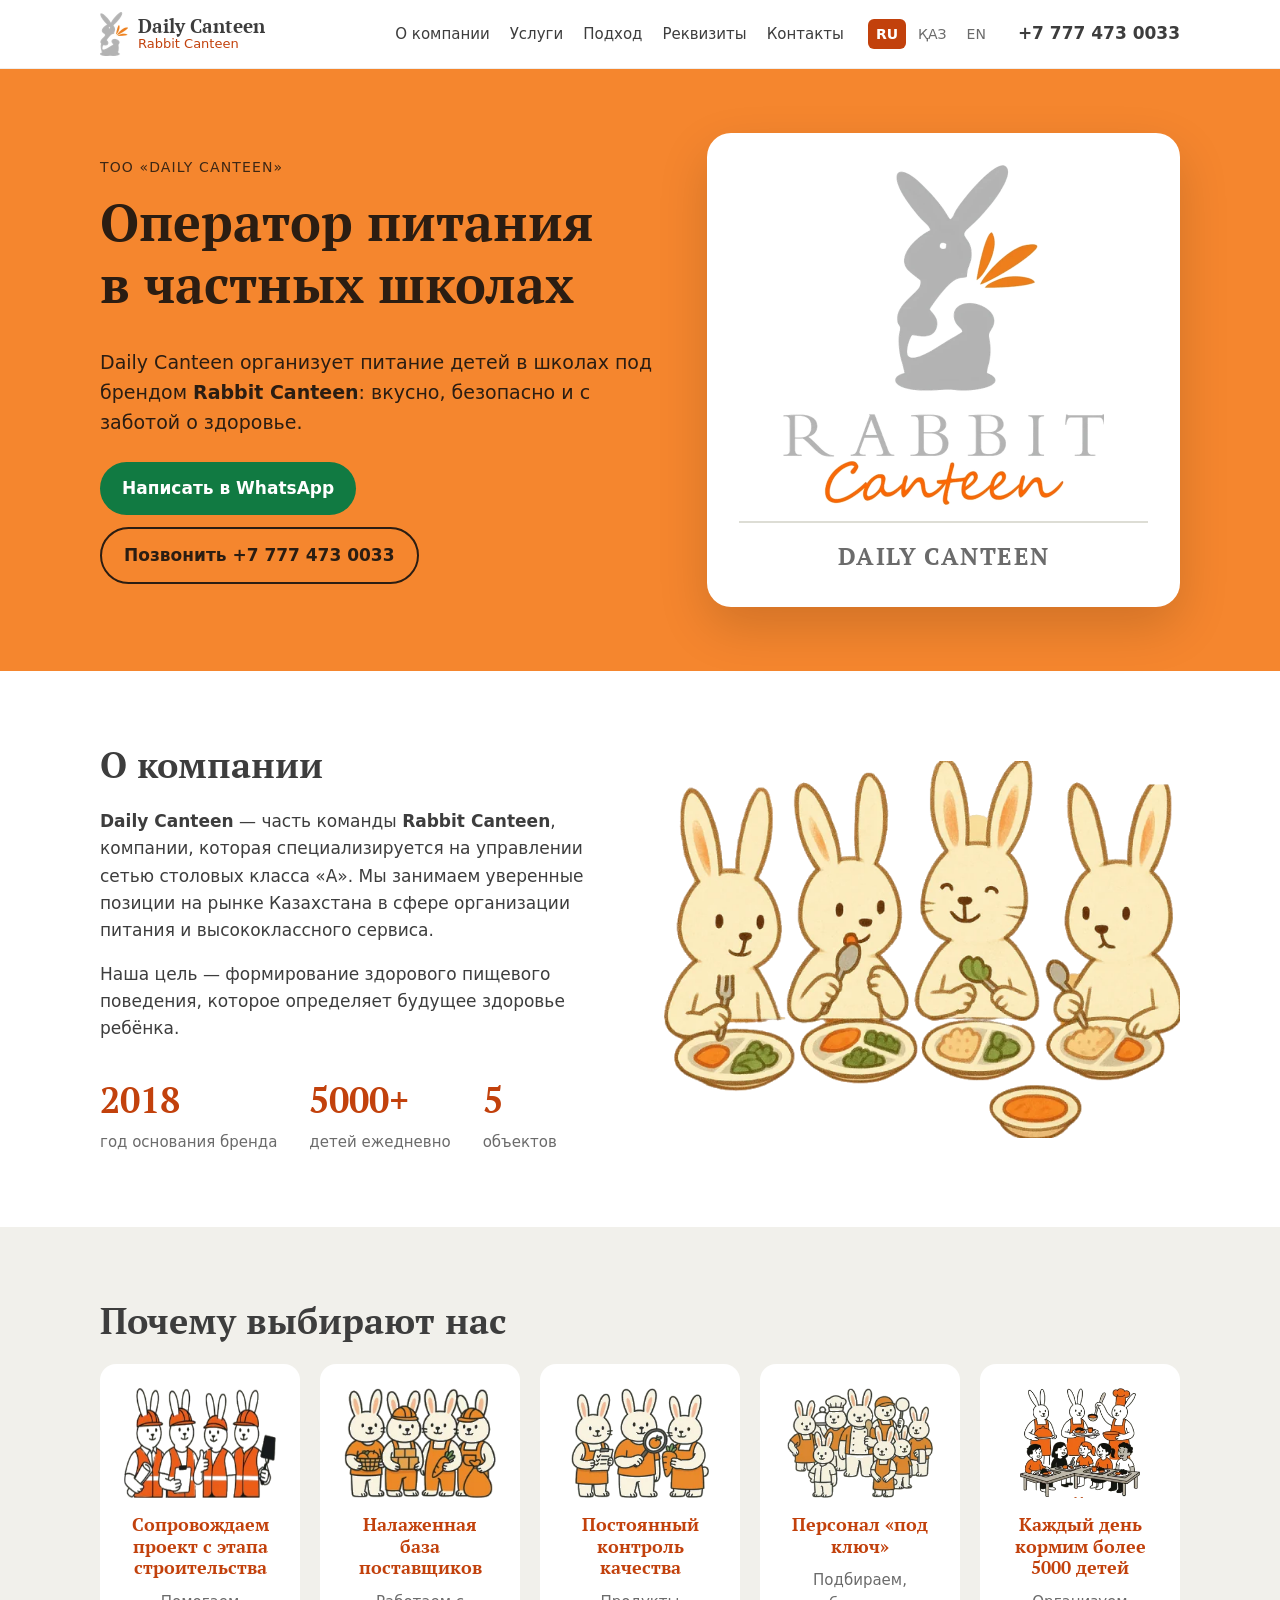
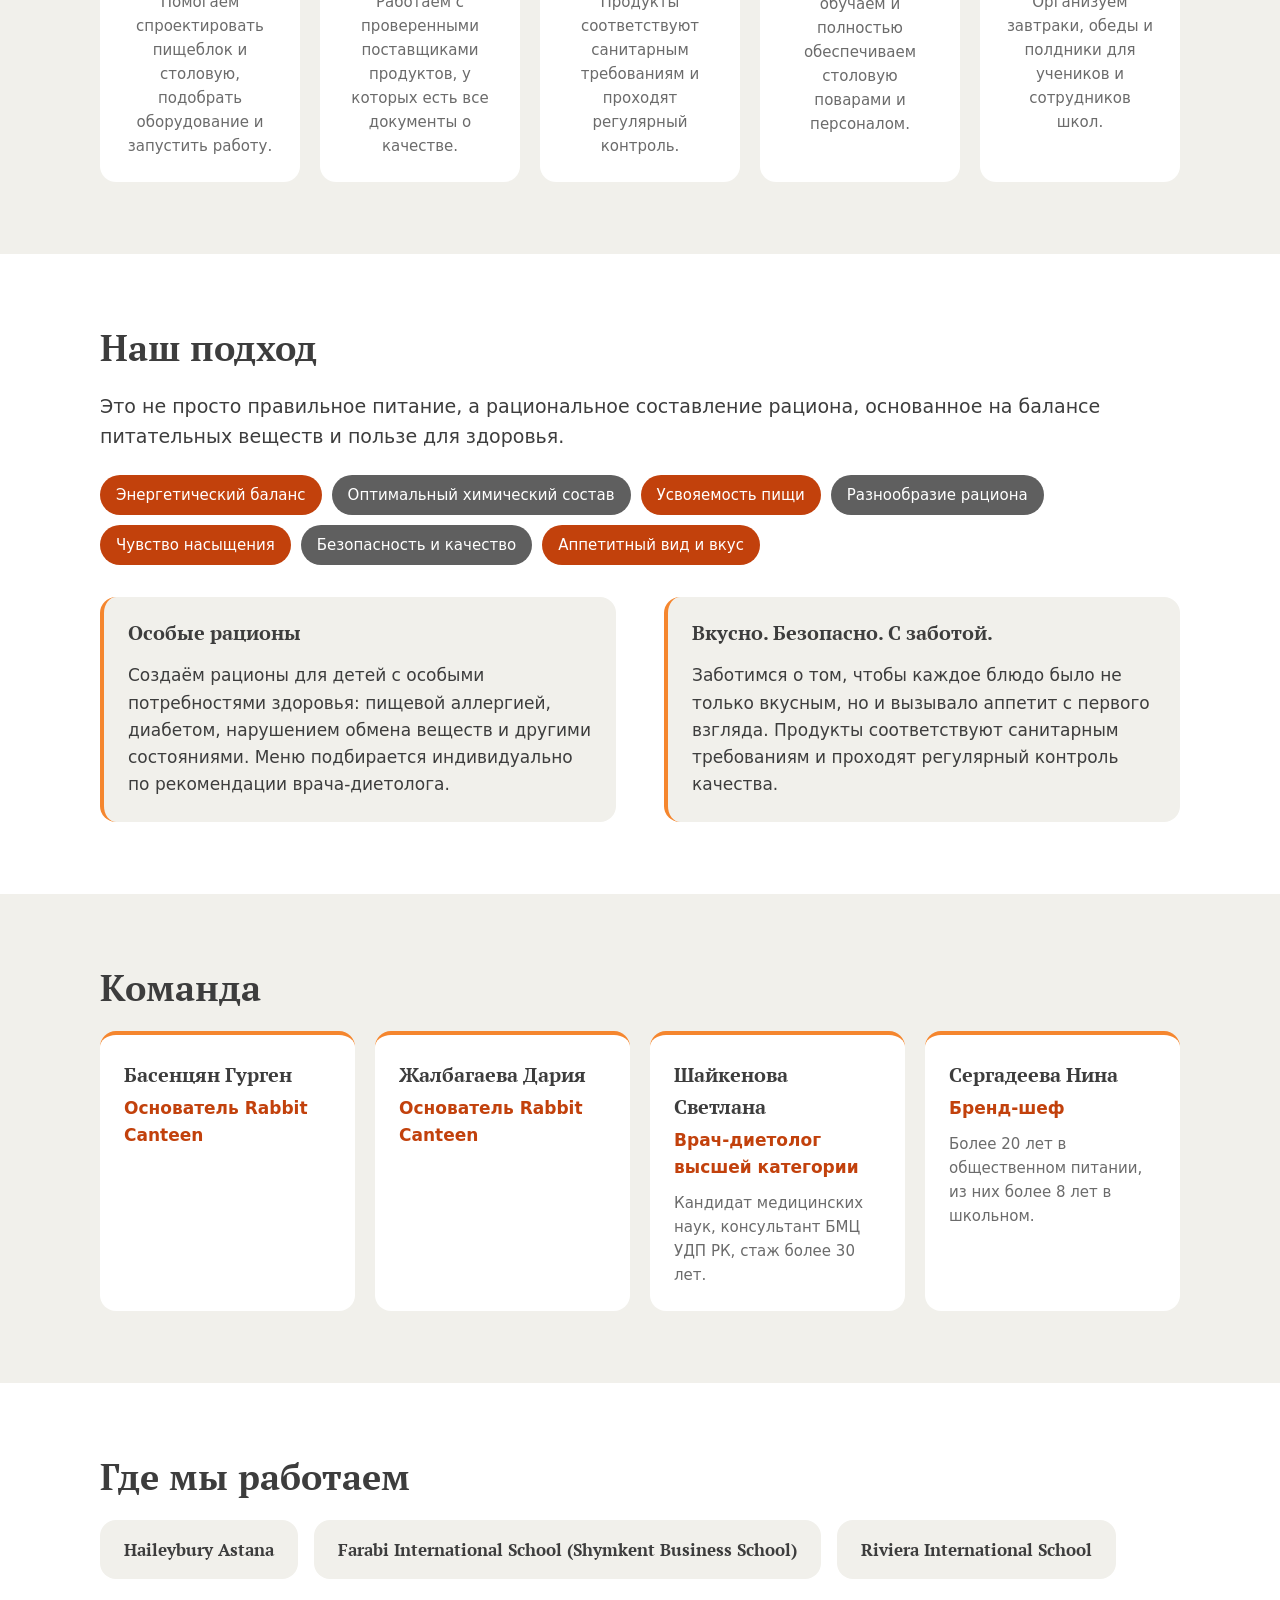
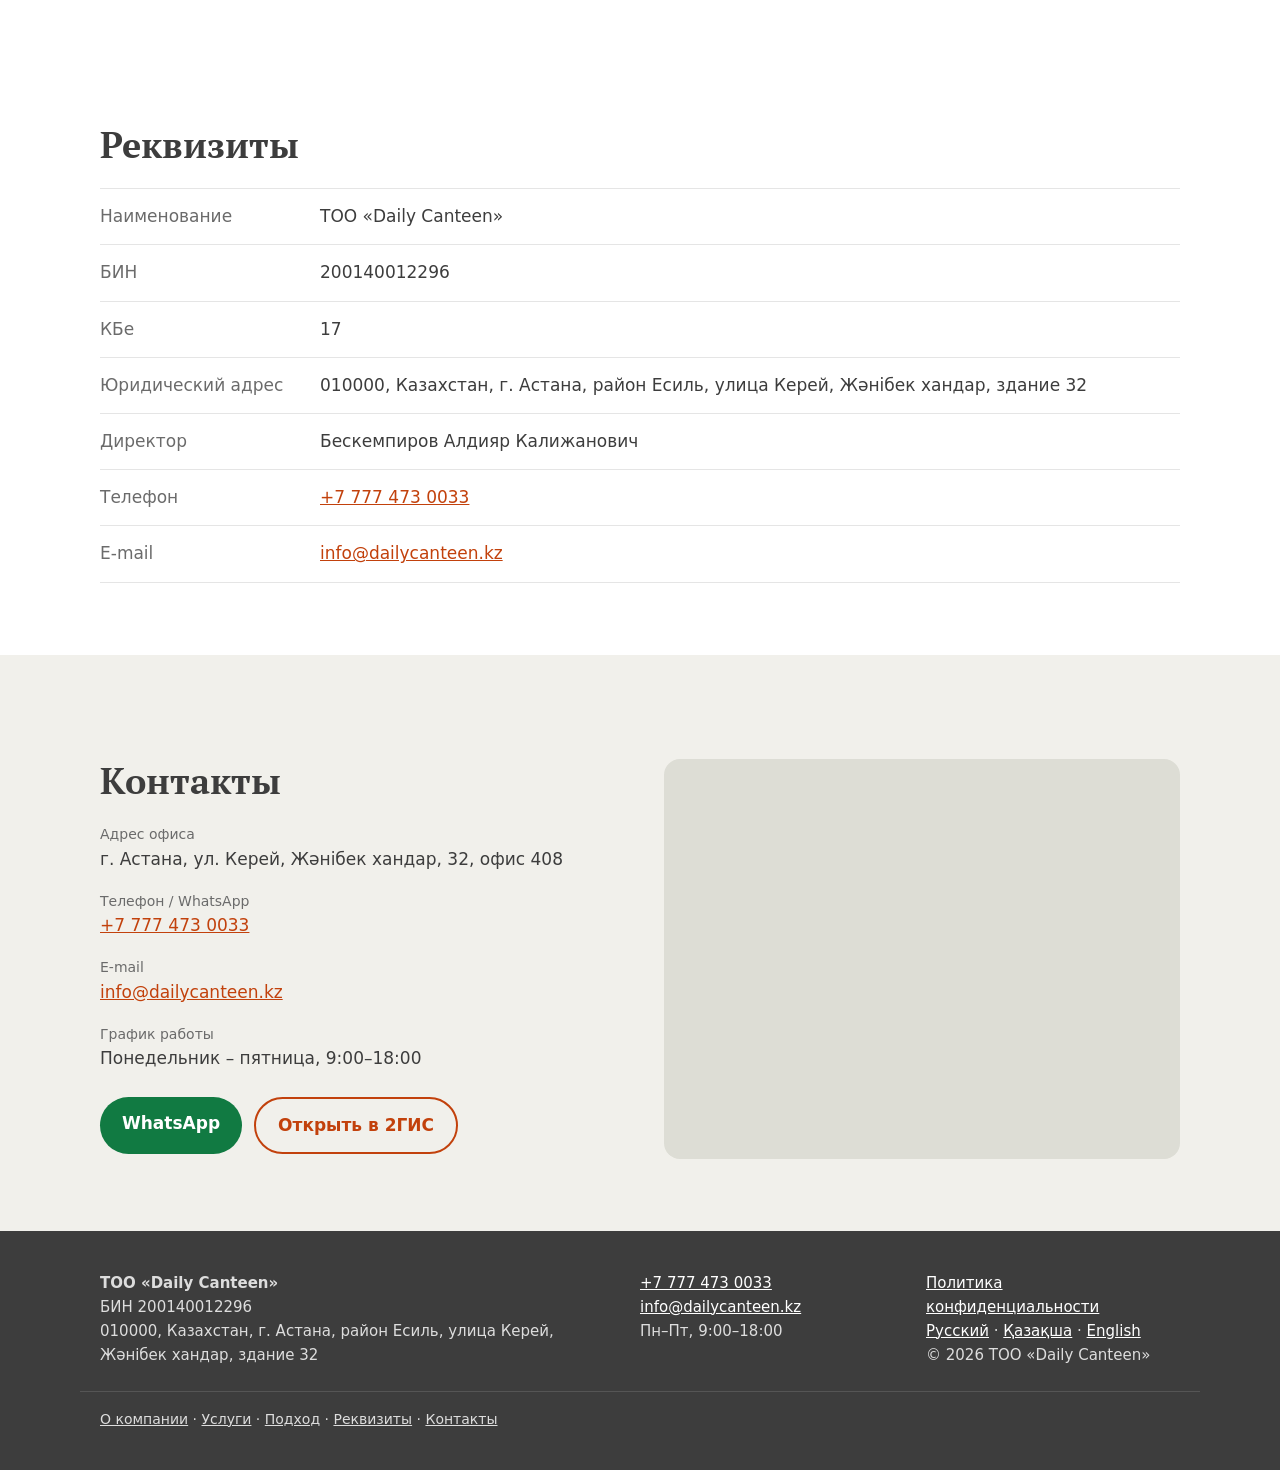
<file: index.html>
<!doctype html>
<html lang="ru" prefix="og: https://ogp.me/ns#">
<head>
<meta charset="utf-8">
<meta name="viewport" content="width=device-width, initial-scale=1">
<title>Daily Canteen — оператор питания в частных школах</title>
<meta name="description" content="Daily Canteen — оператор школьного питания в частных школах Казахстана. Работаем под брендом Rabbit Canteen с 2018 года.">
<meta name="robots" content="index, follow, max-image-preview:large, max-snippet:-1">
<meta name="theme-color" content="#F5862E">
<meta name="format-detection" content="telephone=yes">
<!-- Meta (Facebook) domain verification: вставьте сюда тег из Business Manager, например:
<meta name="facebook-domain-verification" content="XXXXXXXXXXXXXXXX" /> -->
<link rel="alternate" hreflang="ru" href="https://dailycanteen.kz/">
<link rel="alternate" hreflang="kk" href="https://dailycanteen.kz/kk/">
<link rel="alternate" hreflang="en" href="https://dailycanteen.kz/en/">
<link rel="alternate" hreflang="x-default" href="https://dailycanteen.kz/">
<link rel="canonical" href="https://dailycanteen.kz/">
<meta property="og:type" content="website">
<meta property="og:site_name" content="Daily Canteen · Rabbit Canteen">
<meta property="og:title" content="Daily Canteen — оператор питания в частных школах">
<meta property="og:description" content="Daily Canteen — оператор школьного питания в частных школах Казахстана. Работаем под брендом Rabbit Canteen с 2018 года.">
<meta property="og:url" content="https://dailycanteen.kz/">
<meta property="og:locale" content="ru_RU">
<meta property="og:locale:alternate" content="kk_KZ">
<meta property="og:locale:alternate" content="en_US">
<meta property="og:image" content="https://dailycanteen.kz/assets/og.jpg">
<meta property="og:image:secure_url" content="https://dailycanteen.kz/assets/og.jpg">
<meta property="og:image:type" content="image/jpeg">
<meta property="og:image:width" content="1200">
<meta property="og:image:height" content="630">
<meta property="og:image:alt" content="Rabbit Canteen — Daily Canteen">
<meta name="twitter:card" content="summary_large_image">
<meta name="twitter:title" content="Daily Canteen — оператор питания в частных школах">
<meta name="twitter:description" content="Daily Canteen — оператор школьного питания в частных школах Казахстана. Работаем под брендом Rabbit Canteen с 2018 года.">
<meta name="twitter:image" content="https://dailycanteen.kz/assets/og.jpg">
<link rel="icon" type="image/png" sizes="64x64" href="assets/favicon.png">
<link rel="apple-touch-icon" href="assets/apple-touch-icon.png">
<link rel="sitemap" type="application/xml" href="/sitemap.xml">
<link rel="preload" as="image" href="assets/logo.webp" type="image/webp" fetchpriority="high">
<link rel="preload" as="font" type="font/woff2" href="/assets/fonts/ptserif-700-cyrillic.woff2" crossorigin>
<style>@font-face{font-family:'PT Serif';font-style:normal;font-weight:700;font-display:swap;src:url(/assets/fonts/ptserif-700-cyrillic-ext.woff2) format('woff2');unicode-range:U+0460-052F,U+1C80-1C8A,U+20B4,U+2DE0-2DFF,U+A640-A69F,U+FE2E-FE2F}@font-face{font-family:'PT Serif';font-style:normal;font-weight:700;font-display:swap;src:url(/assets/fonts/ptserif-700-cyrillic.woff2) format('woff2');unicode-range:U+0301,U+0400-045F,U+0490-0491,U+04B0-04B1,U+2116}@font-face{font-family:'PT Serif';font-style:normal;font-weight:700;font-display:swap;src:url(/assets/fonts/ptserif-700-latin-ext.woff2) format('woff2');unicode-range:U+0100-02BA,U+02BD-02C5,U+02C7-02CC,U+02CE-02D7,U+02DD-02FF,U+0304,U+0308,U+0329,U+1D00-1DBF,U+1E00-1E9F,U+1EF2-1EFF,U+2020,U+20A0-20AB,U+20AD-20C4,U+2113,U+2C60-2C7F,U+A720-A7FF}@font-face{font-family:'PT Serif';font-style:normal;font-weight:700;font-display:swap;src:url(/assets/fonts/ptserif-700-latin.woff2) format('woff2');unicode-range:U+0000-00FF,U+0131,U+0152-0153,U+02BB-02BC,U+02C6,U+02DA,U+02DC,U+0304,U+0308,U+0329,U+2000-206F,U+20AC,U+2122,U+2191,U+2193,U+2212,U+2215,U+FEFF,U+FFFD}:root{--orange:#F5862E;--orange-d:#E2531C;--grey:#9B9B9B;--ink:#3d3d3d;--muted:#6b6b6b;--bg:#ffffff;--beige:#DDDDD5;--beige-l:#F1F0EB;--wa:#1FA855;--radius:16px}*{box-sizing:border-box}html{scroll-behavior:smooth}body{margin:0;font:17px/1.6 "PT Sans",system-ui,sans-serif;color:var(--ink);background:var(--bg)}img{max-width:100%;height:auto;display:block}a{color:var(--orange-d)}h1,h2,h3{font-family:"PT Serif",Georgia,serif;line-height:1.2;color:var(--ink);margin:0 0 .6em}h1{font-size:clamp(32px,5vw,52px)}h2{font-size:clamp(26px,3.4vw,36px)}h3{font-size:20px}.wrap{max-width:1120px;margin:0 auto;padding:0 20px}.top{position:sticky;top:0;z-index:10;background:rgba(255,255,255,.95);backdrop-filter:blur(6px);border-bottom:1px solid #eee}.top__in{display:flex;align-items:center;gap:24px;height:68px}.brand{display:flex;align-items:center;gap:10px;text-decoration:none;color:var(--ink)}.brand img{height:44px;width:auto}.brand span{display:flex;flex-direction:column;line-height:1.1}.brand b{font-family:"PT Serif",serif;font-size:19px}.brand small{color:var(--orange);font-size:13px}.nav{display:flex;gap:20px;margin-left:auto}.nav a{color:var(--ink);text-decoration:none;font-size:15px}.nav a:hover{color:var(--orange-d)}.top__phone{font-weight:700;color:var(--ink);text-decoration:none;white-space:nowrap}.hero{background:var(--orange);color:#fff}.hero__in{display:grid;grid-template-columns:1.2fr 1fr;gap:40px;align-items:center;padding:64px 20px}.hero h1{color:#fff}.eyebrow{text-transform:uppercase;letter-spacing:.08em;font-size:14px;opacity:.9;margin:0 0 12px}.lead{font-size:19px}.hero__logo{background:#fff;border-radius:24px;padding:32px;text-align:center;box-shadow:0 20px 50px rgba(0,0,0,.15)}.hero__logo img{margin:0 auto;max-height:340px;width:auto}.hero__name{display:block;margin-top:16px;padding-top:14px;border-top:2px solid var(--beige);font-family:"PT Serif",serif;font-weight:700;font-size:24px;letter-spacing:.06em;text-transform:uppercase;color:var(--grey)}.cta{display:flex;flex-wrap:wrap;gap:12px;margin-top:24px}.btn{display:inline-block;padding:13px 22px;border-radius:999px;font-weight:700;text-decoration:none}.btn--wa{background:var(--wa);color:#fff}.btn--ghost{border:2px solid currentColor;color:inherit}.sec .btn--ghost{color:var(--orange-d)}.sec{padding:72px 0}.sec--alt{background:var(--beige-l)}.two{display:grid;grid-template-columns:1fr 1fr;gap:48px;align-items:center}.two>*,.hero__in>*{min-width:0}a[href^="mailto"]{overflow-wrap:anywhere}.two--top{align-items:start;margin-top:32px}.stats{list-style:none;padding:0;margin:28px 0 0;display:flex;gap:32px;flex-wrap:wrap}.stats b{display:block;font-family:"PT Serif",serif;font-size:36px;color:var(--orange-d)}.stats span{color:var(--muted);font-size:15px}.cards{list-style:none;padding:0;margin:0;display:grid;grid-template-columns:repeat(auto-fit,minmax(200px,1fr));gap:20px}.card{background:#fff;border-radius:var(--radius);padding:24px;text-align:center}.card img{height:110px;width:auto;margin:0 auto 16px}.card h3{color:var(--orange-d);font-size:18px}.card p{margin:0;color:var(--muted);font-size:15px}.pills{list-style:none;padding:0;margin:24px 0;display:flex;flex-wrap:wrap;gap:10px}.pills li{background:var(--orange);color:#fff;padding:8px 16px;border-radius:999px;font-size:15px}.pills li:nth-child(even){background:var(--grey)}.note{background:var(--beige-l);border-left:4px solid var(--orange);border-radius:var(--radius);padding:24px}.note p:last-child{margin-bottom:0}.schools{list-style:none;padding:0;margin:0;display:flex;flex-wrap:wrap;gap:16px}.schools li{background:#fff;padding:16px 24px;border-radius:var(--radius);font-family:"PT Serif",serif;font-weight:700}.req{display:grid;grid-template-columns:220px 1fr;margin:0;border-top:1px solid #e5e5e5}.req dt,.req dd{margin:0;padding:14px 0;border-bottom:1px solid #e5e5e5}.req dt{color:var(--muted)}.contact span{display:block;color:var(--muted);font-size:14px}.map{width:100%;height:400px;border:0;border-radius:var(--radius);background:var(--beige)}.doc{max-width:780px}.doc h2{font-size:22px;margin-top:1.6em}.foot{background:#3d3d3d;color:#ddd;padding:40px 0;font-size:15px}.foot a{color:#fff}.foot__in{display:grid;grid-template-columns:2fr 1fr 1fr;gap:32px}@media (max-width:900px){.nav{display:none}.hero__in,.two{grid-template-columns:1fr}.wrap{padding:0 16px}.hero__in{padding:40px 16px 48px}.hero__logo{padding:24px}.hero__logo img{max-height:220px}.stats{gap:24px}.sec{padding:56px 0}.foot__in{grid-template-columns:1fr}.req{grid-template-columns:1fr}.req dt{border-bottom:0;padding-bottom:0}.about__img{max-width:min(420px,100%);margin:0 auto}}@media (max-width:480px){.top__phone{font-size:14px}.brand small{display:none}}.skip{position:absolute;left:-9999px;top:0;z-index:20;background:#fff;padding:8px 12px}.skip:focus{left:8px;top:8px}[id]{scroll-margin-top:84px}.foot__nav{margin-top:24px;padding-top:16px;border-top:1px solid #555;font-size:14px}.foot__nav a{color:#ddd}a:focus-visible,.btn:focus-visible{outline:3px solid #1a73e8;outline-offset:2px}@media (max-width:900px){.top__in{flex-wrap:wrap;height:auto;padding-top:10px;padding-bottom:0;row-gap:6px}.nav{display:flex;order:3;width:100%;margin:0 -16px;padding:8px 16px 10px;overflow-x:auto;gap:18px;white-space:nowrap;border-top:1px solid #eee;scrollbar-width:none}.nav::-webkit-scrollbar{display:none}[id]{scroll-margin-top:120px}}.team{list-style:none;padding:0;margin:0;display:grid;grid-template-columns:repeat(auto-fit,minmax(220px,1fr));gap:20px}.team li{background:#fff;border-radius:var(--radius);padding:24px;border-top:4px solid var(--orange)}.team b{display:block;font-family:"PT Serif",serif;font-size:20px}.team span{display:block;color:var(--orange-d);font-weight:700;margin-top:4px}.team p{margin:10px 0 0;color:var(--muted);font-size:15px}.schools li{background:var(--beige-l)}.lang{display:flex;gap:4px;font-size:14px}.lang a,.lang span{padding:4px 8px;border-radius:6px;text-decoration:none;color:var(--muted)}.lang span{background:var(--orange);color:#fff;font-weight:700}@media (max-width:900px){.top__in{gap:12px}.lang{margin-left:auto}}@media (max-width:480px){.top__phone{display:none}}:root{--orange-d:#C2410C;--wa:#117A42}.brand small{color:var(--orange-d)}.hero,.hero h1{color:#2b1d12}.hero__name{color:#6b6b6b}.pills li{background:var(--orange-d)}.pills li:nth-child(even){background:#5f5f5f}.lang span{background:var(--orange-d)}body{font-family:system-ui,-apple-system,"Segoe UI",Roboto,"Helvetica Neue",Arial,sans-serif}</style>
<script type="application/ld+json">{"@context": "https://schema.org", "@graph": [{"@type": "Organization", "@id": "https://dailycanteen.kz/#organization", "name": "Daily Canteen", "alternateName": "ТОО «Daily Canteen»", "legalName": "ТОО «Daily Canteen»", "url": "https://dailycanteen.kz/", "logo": {"@type": "ImageObject", "url": "https://dailycanteen.kz/assets/logo.png", "width": 818, "height": 866}, "image": "https://dailycanteen.kz/assets/og.jpg", "description": "Daily Canteen — оператор школьного питания в частных школах Казахстана. Работаем под брендом Rabbit Canteen с 2018 года.", "brand": {"@type": "Brand", "name": "Rabbit Canteen"}, "taxID": "200140012296", "foundingDate": "2020-01-14", "email": "info@dailycanteen.kz", "telephone": "+77774730033", "address": {"@type": "PostalAddress", "streetAddress": "г. Астана, ул. Керей, Жәнібек хандар, 32, офис 408", "addressLocality": "Astana", "addressRegion": "Astana", "postalCode": "010000", "addressCountry": "KZ"}, "location": {"@type": "Place", "geo": {"@type": "GeoCoordinates", "latitude": 51.111762, "longitude": 71.439453}, "hasMap": "https://2gis.kz/astana/geo/70000001038872716/71.439453,51.111762"}, "areaServed": {"@type": "Country", "name": "Kazakhstan"}, "knowsAbout": ["School catering", "Child nutrition", "Food service management"], "contactPoint": {"@type": "ContactPoint", "contactType": "customer service", "telephone": "+77774730033", "email": "info@dailycanteen.kz", "availableLanguage": ["ru", "kk", "en"], "hoursAvailable": {"@type": "OpeningHoursSpecification", "dayOfWeek": ["Monday", "Tuesday", "Wednesday", "Thursday", "Friday"], "opens": "09:00", "closes": "18:00"}}}, {"@type": "WebSite", "@id": "https://dailycanteen.kz/#website", "url": "https://dailycanteen.kz/", "name": "Daily Canteen", "inLanguage": ["ru", "kk", "en"], "publisher": {"@id": "https://dailycanteen.kz/#organization"}}, {"@type": "WebPage", "@id": "https://dailycanteen.kz/#webpage", "url": "https://dailycanteen.kz/", "name": "Daily Canteen — оператор питания в частных школах", "description": "Daily Canteen — оператор школьного питания в частных школах Казахстана. Работаем под брендом Rabbit Canteen с 2018 года.", "inLanguage": "ru", "isPartOf": {"@id": "https://dailycanteen.kz/#website"}, "about": {"@id": "https://dailycanteen.kz/#organization"}, "primaryImageOfPage": "https://dailycanteen.kz/assets/og.jpg"}]}</script>
</head>
<body>
<a class="skip" href="#main">Перейти к содержимому</a>
<header class="top">
  <div class="wrap top__in">
    <a class="brand" href="./" aria-label="Daily Canteen">
      <img src="assets/mark.webp" alt="" width="28" height="44">
      <span><b>Daily Canteen</b><small>Rabbit Canteen</small></span>
    </a>
    <nav class="nav" aria-label="Разделы сайта"><a href="#about">О компании</a><a href="#services">Услуги</a><a href="#approach">Подход</a><a href="#requisites">Реквизиты</a><a href="#contacts">Контакты</a></nav>
    <div class="lang"><span aria-current="true">RU</span><a href="kk/" hreflang="kk" lang="kk">ҚАЗ</a><a href="en/" hreflang="en" lang="en">EN</a></div>
    <a class="top__phone" href="tel:+77774730033">+7 777 473 0033</a>
  </div>
</header>
<main id="main">
<section class="hero">
  <div class="wrap hero__in">
    <div class="hero__text">
      <p class="eyebrow">ТОО «Daily Canteen»</p>
      <h1>Оператор питания в&nbsp;частных школах</h1>
      <p class="lead">Daily Canteen организует питание детей в школах под брендом <b>Rabbit Canteen</b>: вкусно, безопасно и с заботой о здоровье.</p>
      <div class="cta">
        <a class="btn btn--wa" href="https://wa.me/77774730033" target="_blank" rel="noopener">Написать в WhatsApp</a>
        <a class="btn btn--ghost" href="tel:+77774730033">Позвонить +7 777 473 0033</a>
      </div>
    </div>
    <div class="hero__logo">
      <picture><source srcset="assets/logo.webp" type="image/webp"><img src="assets/logo.png" alt="Rabbit Canteen" width="818" height="866" fetchpriority="high"></picture>
      <span class="hero__name">Daily Canteen</span>
    </div>
  </div>
</section>

<section id="about" class="sec">
  <div class="wrap two">
    <div>
      <h2>О компании</h2>
      <p><b>Daily Canteen</b> — часть команды <b>Rabbit Canteen</b>, компании, которая специализируется на управлении сетью столовых класса «А». Мы занимаем уверенные позиции на рынке Казахстана в сфере организации питания и высококлассного сервиса.</p>
<p>Наша цель — формирование здорового пищевого поведения, которое определяет будущее здоровье ребёнка.</p>
      <ul class="stats">
<li><b>2018</b><span>год основания бренда</span></li>
<li><b>5000+</b><span>детей ежедневно</span></li>
<li><b>5</b><span>объектов</span></li>
      </ul>
    </div>
    <img class="about__img" src="assets/eating.webp" alt="" loading="lazy" decoding="async" width="660" height="483">
  </div>
</section>

<section id="services" class="sec sec--alt">
  <div class="wrap">
    <h2>Почему выбирают нас</h2>
    <ul class="cards">
<li class="card"><img src="assets/build.webp" alt="" loading="lazy" decoding="async" width="231" height="137"><h3>Сопровождаем проект с этапа строительства</h3><p>Помогаем спроектировать пищеблок и столовую, подобрать оборудование и запустить работу.</p></li>
<li class="card"><img src="assets/suppliers.webp" alt="" loading="lazy" decoding="async" width="206" height="149"><h3>Налаженная база поставщиков</h3><p>Работаем с проверенными поставщиками продуктов, у которых есть все документы о качестве.</p></li>
<li class="card"><img src="assets/quality.webp" alt="" loading="lazy" decoding="async" width="216" height="173"><h3>Постоянный контроль качества</h3><p>Продукты соответствуют санитарным требованиям и проходят регулярный контроль.</p></li>
<li class="card"><img src="assets/staff.webp" alt="" loading="lazy" decoding="async" width="229" height="173"><h3>Персонал «под ключ»</h3><p>Подбираем, обучаем и полностью обеспечиваем столовую поварами и персоналом.</p></li>
<li class="card"><img src="assets/feeding.webp" alt="" loading="lazy" decoding="async" width="226" height="208"><h3>Каждый день кормим более 5000 детей</h3><p>Организуем завтраки, обеды и полдники для учеников и сотрудников школ.</p></li>
    </ul>
  </div>
</section>

<section id="approach" class="sec">
  <div class="wrap">
    <h2>Наш подход</h2>
    <p class="lead">Это не просто правильное питание, а рациональное составление рациона, основанное на балансе питательных веществ и пользе для здоровья.</p>
    <ul class="pills">
<li>Энергетический баланс</li>
<li>Оптимальный химический состав</li>
<li>Усвояемость пищи</li>
<li>Разнообразие рациона</li>
<li>Чувство насыщения</li>
<li>Безопасность и качество</li>
<li>Аппетитный вид и вкус</li>
    </ul>
    <div class="two two--top">
      <div class="note">
        <h3>Особые рационы</h3>
        <p>Создаём рационы для детей с особыми потребностями здоровья: пищевой аллергией, диабетом, нарушением обмена веществ и другими состояниями. Меню подбирается индивидуально по рекомендации врача-диетолога.</p>
      </div>
      <div class="note">
        <h3>Вкусно. Безопасно. С заботой.</h3>
        <p>Заботимся о том, чтобы каждое блюдо было не только вкусным, но и вызывало аппетит с первого взгляда. Продукты соответствуют санитарным требованиям и проходят регулярный контроль качества.</p>
      </div>
    </div>
  </div>
</section>

<section id="team" class="sec sec--alt">
  <div class="wrap">
    <h2>Команда</h2>
    <ul class="team">
<li><b>Басенцян Гурген</b><span>Основатель Rabbit Canteen</span></li>
<li><b>Жалбагаева Дария</b><span>Основатель Rabbit Canteen</span></li>
<li><b>Шайкенова Светлана</b><span>Врач-диетолог высшей категории</span><p>Кандидат медицинских наук, консультант БМЦ УДП РК, стаж более 30 лет.</p></li>
<li><b>Сергадеева Нина</b><span>Бренд-шеф</span><p>Более 20 лет в общественном питании, из них более 8 лет в школьном.</p></li>
    </ul>
  </div>
</section>

<section class="sec">
  <div class="wrap">
    <h2>Где мы работаем</h2>
    <ul class="schools">
<li>Haileybury Astana</li>
<li>Farabi International School (Shymkent Business School)</li>
<li>Riviera International School</li>
    </ul>
  </div>
</section>

<section id="requisites" class="sec">
  <div class="wrap">
    <h2>Реквизиты</h2>
    <dl class="req">
      <dt>Наименование</dt><dd>ТОО «Daily Canteen»</dd>
      <dt>БИН</dt><dd>200140012296</dd>
      <dt>КБе</dt><dd>17</dd>
      <dt>Юридический адрес</dt><dd>010000, Казахстан, г. Астана, район Есиль, улица Керей, Жәнібек хандар, здание 32</dd>
      <dt>Директор</dt><dd>Бескемпиров Алдияр Калижанович</dd>
      <dt>Телефон</dt><dd><a href="tel:+77774730033">+7 777 473 0033</a></dd>
      <dt>E-mail</dt><dd><a href="mailto:info@dailycanteen.kz">info@dailycanteen.kz</a></dd>
    </dl>
  </div>
</section>

<section id="contacts" class="sec sec--alt">
  <div class="wrap two two--top">
    <div>
      <h2>Контакты</h2>
      <p class="contact"><span>Адрес офиса</span>г. Астана, ул. Керей, Жәнібек хандар, 32, офис 408</p>
      <p class="contact"><span>Телефон / WhatsApp</span><a href="tel:+77774730033">+7 777 473 0033</a></p>
      <p class="contact"><span>E-mail</span><a href="mailto:info@dailycanteen.kz">info@dailycanteen.kz</a></p>
      <p class="contact"><span>График работы</span>Понедельник – пятница, 9:00–18:00</p>
      <div class="cta">
        <a class="btn btn--wa" href="https://wa.me/77774730033" target="_blank" rel="noopener">WhatsApp</a>
        <a class="btn btn--ghost" href="https://2gis.kz/astana/geo/70000001038872716/71.439453,51.111762" target="_blank" rel="noopener">Открыть в 2ГИС</a>
      </div>
    </div>
    <iframe class="map" title="Офис на карте" loading="lazy" referrerpolicy="no-referrer-when-downgrade"
      src="https://maps.google.com/maps?q=51.111762,71.439453&amp;z=17&amp;output=embed&amp;hl=ru"></iframe>
  </div>
</section>
</main>
<footer class="foot">
  <div class="wrap foot__in">
    <div>
      <b>ТОО «Daily Canteen»</b><br>
      БИН 200140012296<br>
      010000, Казахстан, г. Астана, район Есиль, улица Керей, Жәнібек хандар, здание 32
    </div>
    <div>
      <a href="tel:+77774730033">+7 777 473 0033</a><br>
      <a href="mailto:info@dailycanteen.kz">info@dailycanteen.kz</a><br>
      Пн–Пт, 9:00–18:00
    </div>
    <div>
      <a href="privacy.html">Политика конфиденциальности</a><br>
      <a href="./" hreflang="ru" lang="ru">Русский</a> · <a href="kk/" hreflang="kk" lang="kk">Қазақша</a> · <a href="en/" hreflang="en" lang="en">English</a><br>
      © <span id="y">2026</span> ТОО «Daily Canteen»
    </div>
  </div>
  <div class="wrap foot__nav"><a href="#about">О компании</a> · <a href="#services">Услуги</a> · <a href="#approach">Подход</a> · <a href="#requisites">Реквизиты</a> · <a href="#contacts">Контакты</a></div>
</footer>
<script>document.getElementById('y').textContent=new Date().getFullYear()</script>
</body>
</html>
</file>
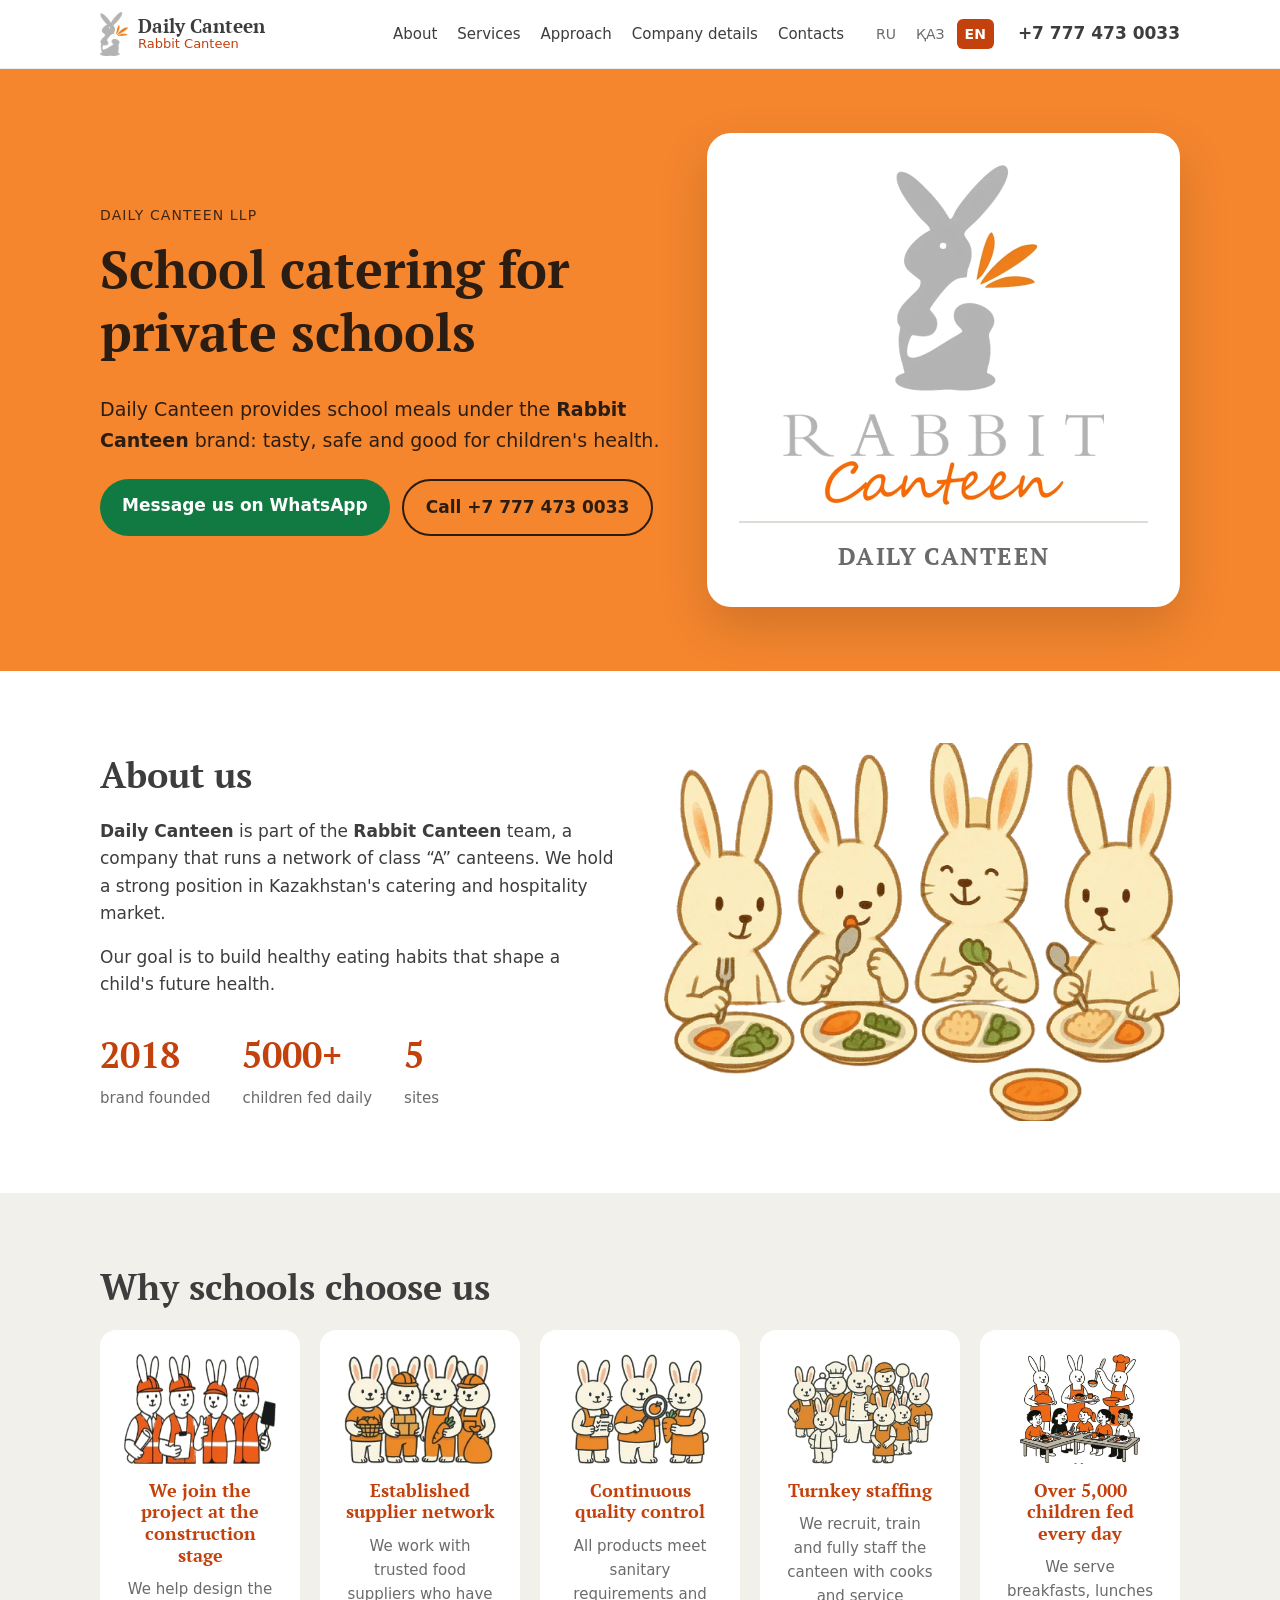
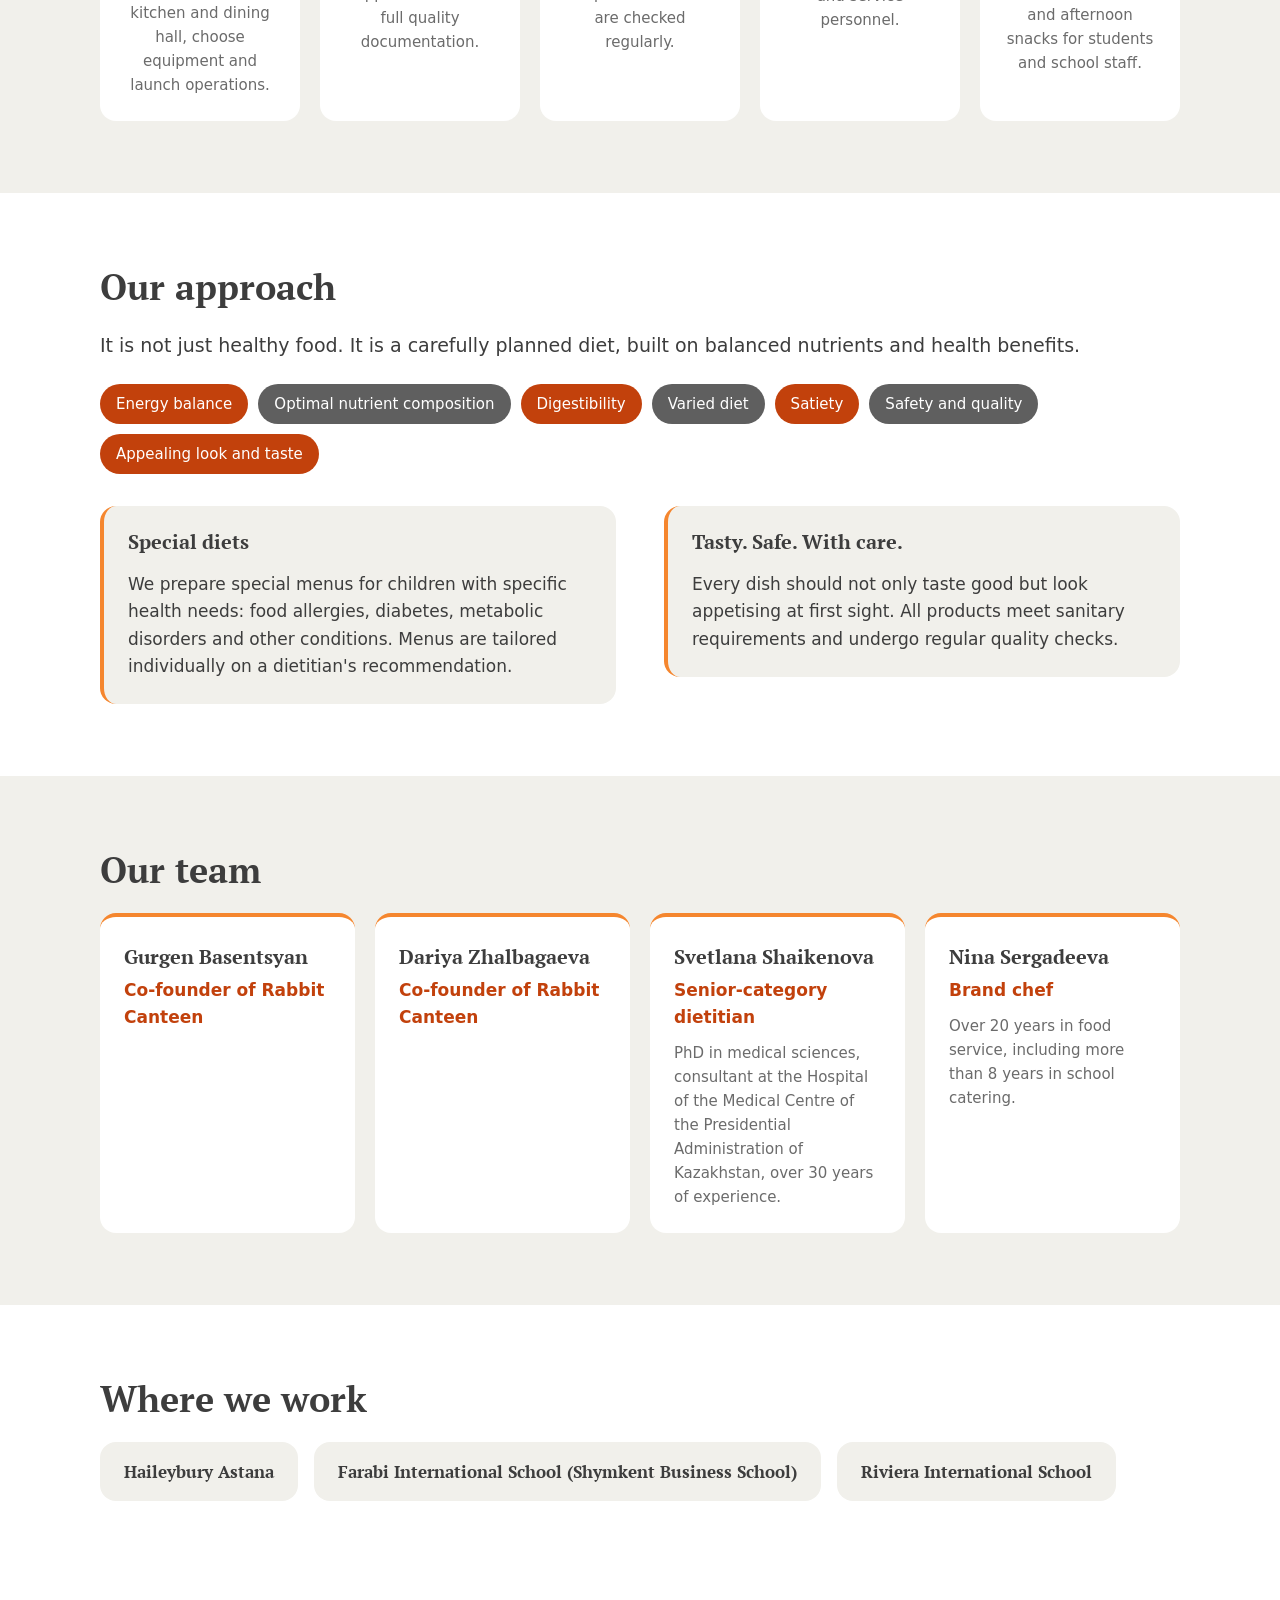
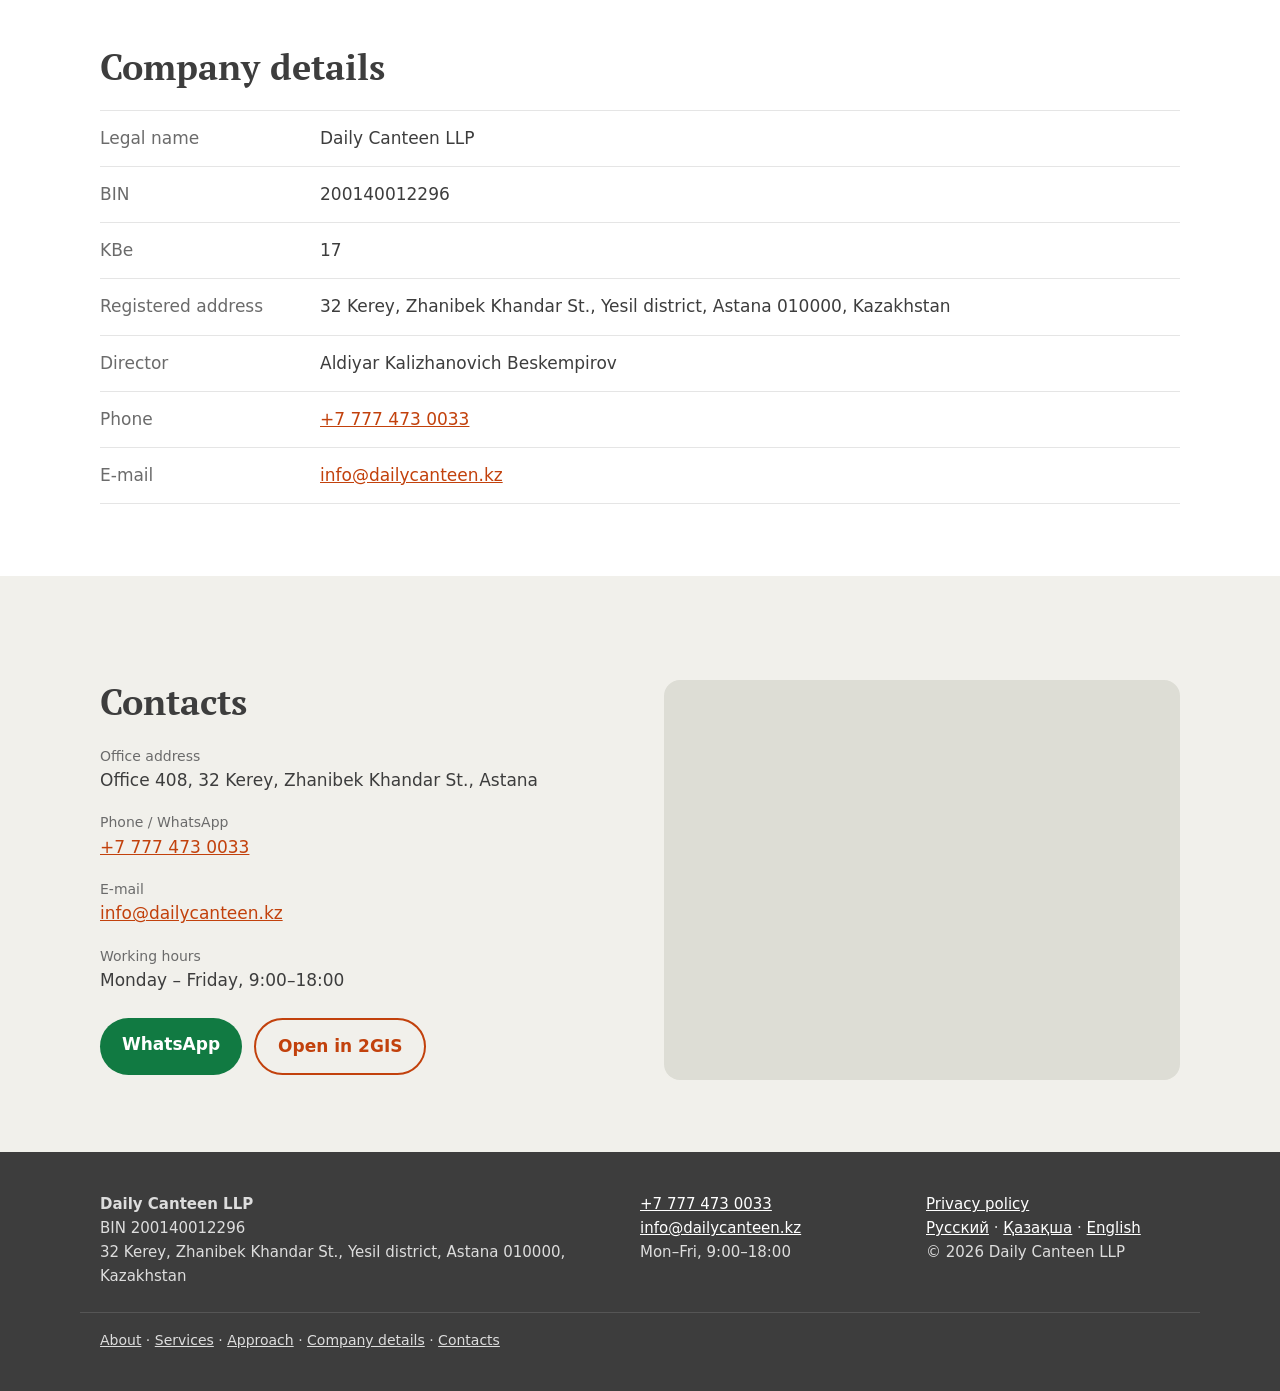
<file: en/index.html>
<!doctype html>
<html lang="en" prefix="og: https://ogp.me/ns#">
<head>
<meta charset="utf-8">
<meta name="viewport" content="width=device-width, initial-scale=1">
<title>Daily Canteen — school catering operator for private schools</title>
<meta name="description" content="Daily Canteen is a school catering operator for private schools in Kazakhstan, working under the Rabbit Canteen brand since 2018.">
<meta name="robots" content="index, follow, max-image-preview:large, max-snippet:-1">
<meta name="theme-color" content="#F5862E">
<meta name="format-detection" content="telephone=yes">
<!-- Meta (Facebook) domain verification: вставьте сюда тег из Business Manager, например:
<meta name="facebook-domain-verification" content="XXXXXXXXXXXXXXXX" /> -->
<link rel="alternate" hreflang="ru" href="https://dailycanteen.kz/">
<link rel="alternate" hreflang="kk" href="https://dailycanteen.kz/kk/">
<link rel="alternate" hreflang="en" href="https://dailycanteen.kz/en/">
<link rel="alternate" hreflang="x-default" href="https://dailycanteen.kz/">
<link rel="canonical" href="https://dailycanteen.kz/en/">
<meta property="og:type" content="website">
<meta property="og:site_name" content="Daily Canteen · Rabbit Canteen">
<meta property="og:title" content="Daily Canteen — school catering operator for private schools">
<meta property="og:description" content="Daily Canteen is a school catering operator for private schools in Kazakhstan, working under the Rabbit Canteen brand since 2018.">
<meta property="og:url" content="https://dailycanteen.kz/en/">
<meta property="og:locale" content="en_US">
<meta property="og:locale:alternate" content="ru_RU">
<meta property="og:locale:alternate" content="kk_KZ">
<meta property="og:image" content="https://dailycanteen.kz/assets/og.jpg">
<meta property="og:image:secure_url" content="https://dailycanteen.kz/assets/og.jpg">
<meta property="og:image:type" content="image/jpeg">
<meta property="og:image:width" content="1200">
<meta property="og:image:height" content="630">
<meta property="og:image:alt" content="Rabbit Canteen — Daily Canteen">
<meta name="twitter:card" content="summary_large_image">
<meta name="twitter:title" content="Daily Canteen — school catering operator for private schools">
<meta name="twitter:description" content="Daily Canteen is a school catering operator for private schools in Kazakhstan, working under the Rabbit Canteen brand since 2018.">
<meta name="twitter:image" content="https://dailycanteen.kz/assets/og.jpg">
<link rel="icon" type="image/png" sizes="64x64" href="../assets/favicon.png">
<link rel="apple-touch-icon" href="../assets/apple-touch-icon.png">
<link rel="sitemap" type="application/xml" href="/sitemap.xml">
<link rel="preload" as="image" href="../assets/logo.webp" type="image/webp" fetchpriority="high">
<link rel="preload" as="font" type="font/woff2" href="/assets/fonts/ptserif-700-latin.woff2" crossorigin>
<style>@font-face{font-family:'PT Serif';font-style:normal;font-weight:700;font-display:swap;src:url(/assets/fonts/ptserif-700-cyrillic-ext.woff2) format('woff2');unicode-range:U+0460-052F,U+1C80-1C8A,U+20B4,U+2DE0-2DFF,U+A640-A69F,U+FE2E-FE2F}@font-face{font-family:'PT Serif';font-style:normal;font-weight:700;font-display:swap;src:url(/assets/fonts/ptserif-700-cyrillic.woff2) format('woff2');unicode-range:U+0301,U+0400-045F,U+0490-0491,U+04B0-04B1,U+2116}@font-face{font-family:'PT Serif';font-style:normal;font-weight:700;font-display:swap;src:url(/assets/fonts/ptserif-700-latin-ext.woff2) format('woff2');unicode-range:U+0100-02BA,U+02BD-02C5,U+02C7-02CC,U+02CE-02D7,U+02DD-02FF,U+0304,U+0308,U+0329,U+1D00-1DBF,U+1E00-1E9F,U+1EF2-1EFF,U+2020,U+20A0-20AB,U+20AD-20C4,U+2113,U+2C60-2C7F,U+A720-A7FF}@font-face{font-family:'PT Serif';font-style:normal;font-weight:700;font-display:swap;src:url(/assets/fonts/ptserif-700-latin.woff2) format('woff2');unicode-range:U+0000-00FF,U+0131,U+0152-0153,U+02BB-02BC,U+02C6,U+02DA,U+02DC,U+0304,U+0308,U+0329,U+2000-206F,U+20AC,U+2122,U+2191,U+2193,U+2212,U+2215,U+FEFF,U+FFFD}:root{--orange:#F5862E;--orange-d:#E2531C;--grey:#9B9B9B;--ink:#3d3d3d;--muted:#6b6b6b;--bg:#ffffff;--beige:#DDDDD5;--beige-l:#F1F0EB;--wa:#1FA855;--radius:16px}*{box-sizing:border-box}html{scroll-behavior:smooth}body{margin:0;font:17px/1.6 "PT Sans",system-ui,sans-serif;color:var(--ink);background:var(--bg)}img{max-width:100%;height:auto;display:block}a{color:var(--orange-d)}h1,h2,h3{font-family:"PT Serif",Georgia,serif;line-height:1.2;color:var(--ink);margin:0 0 .6em}h1{font-size:clamp(32px,5vw,52px)}h2{font-size:clamp(26px,3.4vw,36px)}h3{font-size:20px}.wrap{max-width:1120px;margin:0 auto;padding:0 20px}.top{position:sticky;top:0;z-index:10;background:rgba(255,255,255,.95);backdrop-filter:blur(6px);border-bottom:1px solid #eee}.top__in{display:flex;align-items:center;gap:24px;height:68px}.brand{display:flex;align-items:center;gap:10px;text-decoration:none;color:var(--ink)}.brand img{height:44px;width:auto}.brand span{display:flex;flex-direction:column;line-height:1.1}.brand b{font-family:"PT Serif",serif;font-size:19px}.brand small{color:var(--orange);font-size:13px}.nav{display:flex;gap:20px;margin-left:auto}.nav a{color:var(--ink);text-decoration:none;font-size:15px}.nav a:hover{color:var(--orange-d)}.top__phone{font-weight:700;color:var(--ink);text-decoration:none;white-space:nowrap}.hero{background:var(--orange);color:#fff}.hero__in{display:grid;grid-template-columns:1.2fr 1fr;gap:40px;align-items:center;padding:64px 20px}.hero h1{color:#fff}.eyebrow{text-transform:uppercase;letter-spacing:.08em;font-size:14px;opacity:.9;margin:0 0 12px}.lead{font-size:19px}.hero__logo{background:#fff;border-radius:24px;padding:32px;text-align:center;box-shadow:0 20px 50px rgba(0,0,0,.15)}.hero__logo img{margin:0 auto;max-height:340px;width:auto}.hero__name{display:block;margin-top:16px;padding-top:14px;border-top:2px solid var(--beige);font-family:"PT Serif",serif;font-weight:700;font-size:24px;letter-spacing:.06em;text-transform:uppercase;color:var(--grey)}.cta{display:flex;flex-wrap:wrap;gap:12px;margin-top:24px}.btn{display:inline-block;padding:13px 22px;border-radius:999px;font-weight:700;text-decoration:none}.btn--wa{background:var(--wa);color:#fff}.btn--ghost{border:2px solid currentColor;color:inherit}.sec .btn--ghost{color:var(--orange-d)}.sec{padding:72px 0}.sec--alt{background:var(--beige-l)}.two{display:grid;grid-template-columns:1fr 1fr;gap:48px;align-items:center}.two>*,.hero__in>*{min-width:0}a[href^="mailto"]{overflow-wrap:anywhere}.two--top{align-items:start;margin-top:32px}.stats{list-style:none;padding:0;margin:28px 0 0;display:flex;gap:32px;flex-wrap:wrap}.stats b{display:block;font-family:"PT Serif",serif;font-size:36px;color:var(--orange-d)}.stats span{color:var(--muted);font-size:15px}.cards{list-style:none;padding:0;margin:0;display:grid;grid-template-columns:repeat(auto-fit,minmax(200px,1fr));gap:20px}.card{background:#fff;border-radius:var(--radius);padding:24px;text-align:center}.card img{height:110px;width:auto;margin:0 auto 16px}.card h3{color:var(--orange-d);font-size:18px}.card p{margin:0;color:var(--muted);font-size:15px}.pills{list-style:none;padding:0;margin:24px 0;display:flex;flex-wrap:wrap;gap:10px}.pills li{background:var(--orange);color:#fff;padding:8px 16px;border-radius:999px;font-size:15px}.pills li:nth-child(even){background:var(--grey)}.note{background:var(--beige-l);border-left:4px solid var(--orange);border-radius:var(--radius);padding:24px}.note p:last-child{margin-bottom:0}.schools{list-style:none;padding:0;margin:0;display:flex;flex-wrap:wrap;gap:16px}.schools li{background:#fff;padding:16px 24px;border-radius:var(--radius);font-family:"PT Serif",serif;font-weight:700}.req{display:grid;grid-template-columns:220px 1fr;margin:0;border-top:1px solid #e5e5e5}.req dt,.req dd{margin:0;padding:14px 0;border-bottom:1px solid #e5e5e5}.req dt{color:var(--muted)}.contact span{display:block;color:var(--muted);font-size:14px}.map{width:100%;height:400px;border:0;border-radius:var(--radius);background:var(--beige)}.doc{max-width:780px}.doc h2{font-size:22px;margin-top:1.6em}.foot{background:#3d3d3d;color:#ddd;padding:40px 0;font-size:15px}.foot a{color:#fff}.foot__in{display:grid;grid-template-columns:2fr 1fr 1fr;gap:32px}@media (max-width:900px){.nav{display:none}.hero__in,.two{grid-template-columns:1fr}.wrap{padding:0 16px}.hero__in{padding:40px 16px 48px}.hero__logo{padding:24px}.hero__logo img{max-height:220px}.stats{gap:24px}.sec{padding:56px 0}.foot__in{grid-template-columns:1fr}.req{grid-template-columns:1fr}.req dt{border-bottom:0;padding-bottom:0}.about__img{max-width:min(420px,100%);margin:0 auto}}@media (max-width:480px){.top__phone{font-size:14px}.brand small{display:none}}.skip{position:absolute;left:-9999px;top:0;z-index:20;background:#fff;padding:8px 12px}.skip:focus{left:8px;top:8px}[id]{scroll-margin-top:84px}.foot__nav{margin-top:24px;padding-top:16px;border-top:1px solid #555;font-size:14px}.foot__nav a{color:#ddd}a:focus-visible,.btn:focus-visible{outline:3px solid #1a73e8;outline-offset:2px}@media (max-width:900px){.top__in{flex-wrap:wrap;height:auto;padding-top:10px;padding-bottom:0;row-gap:6px}.nav{display:flex;order:3;width:100%;margin:0 -16px;padding:8px 16px 10px;overflow-x:auto;gap:18px;white-space:nowrap;border-top:1px solid #eee;scrollbar-width:none}.nav::-webkit-scrollbar{display:none}[id]{scroll-margin-top:120px}}.team{list-style:none;padding:0;margin:0;display:grid;grid-template-columns:repeat(auto-fit,minmax(220px,1fr));gap:20px}.team li{background:#fff;border-radius:var(--radius);padding:24px;border-top:4px solid var(--orange)}.team b{display:block;font-family:"PT Serif",serif;font-size:20px}.team span{display:block;color:var(--orange-d);font-weight:700;margin-top:4px}.team p{margin:10px 0 0;color:var(--muted);font-size:15px}.schools li{background:var(--beige-l)}.lang{display:flex;gap:4px;font-size:14px}.lang a,.lang span{padding:4px 8px;border-radius:6px;text-decoration:none;color:var(--muted)}.lang span{background:var(--orange);color:#fff;font-weight:700}@media (max-width:900px){.top__in{gap:12px}.lang{margin-left:auto}}@media (max-width:480px){.top__phone{display:none}}:root{--orange-d:#C2410C;--wa:#117A42}.brand small{color:var(--orange-d)}.hero,.hero h1{color:#2b1d12}.hero__name{color:#6b6b6b}.pills li{background:var(--orange-d)}.pills li:nth-child(even){background:#5f5f5f}.lang span{background:var(--orange-d)}body{font-family:system-ui,-apple-system,"Segoe UI",Roboto,"Helvetica Neue",Arial,sans-serif}</style>
<script type="application/ld+json">{"@context": "https://schema.org", "@graph": [{"@type": "Organization", "@id": "https://dailycanteen.kz/#organization", "name": "Daily Canteen", "alternateName": "Daily Canteen LLP", "legalName": "Daily Canteen LLP", "url": "https://dailycanteen.kz/", "logo": {"@type": "ImageObject", "url": "https://dailycanteen.kz/assets/logo.png", "width": 818, "height": 866}, "image": "https://dailycanteen.kz/assets/og.jpg", "description": "Daily Canteen is a school catering operator for private schools in Kazakhstan, working under the Rabbit Canteen brand since 2018.", "brand": {"@type": "Brand", "name": "Rabbit Canteen"}, "taxID": "200140012296", "foundingDate": "2020-01-14", "email": "info@dailycanteen.kz", "telephone": "+77774730033", "address": {"@type": "PostalAddress", "streetAddress": "Office 408, 32 Kerey, Zhanibek Khandar St., Astana", "addressLocality": "Astana", "addressRegion": "Astana", "postalCode": "010000", "addressCountry": "KZ"}, "location": {"@type": "Place", "geo": {"@type": "GeoCoordinates", "latitude": 51.111762, "longitude": 71.439453}, "hasMap": "https://2gis.kz/astana/geo/70000001038872716/71.439453,51.111762"}, "areaServed": {"@type": "Country", "name": "Kazakhstan"}, "knowsAbout": ["School catering", "Child nutrition", "Food service management"], "contactPoint": {"@type": "ContactPoint", "contactType": "customer service", "telephone": "+77774730033", "email": "info@dailycanteen.kz", "availableLanguage": ["ru", "kk", "en"], "hoursAvailable": {"@type": "OpeningHoursSpecification", "dayOfWeek": ["Monday", "Tuesday", "Wednesday", "Thursday", "Friday"], "opens": "09:00", "closes": "18:00"}}}, {"@type": "WebSite", "@id": "https://dailycanteen.kz/#website", "url": "https://dailycanteen.kz/", "name": "Daily Canteen", "inLanguage": ["ru", "kk", "en"], "publisher": {"@id": "https://dailycanteen.kz/#organization"}}, {"@type": "WebPage", "@id": "https://dailycanteen.kz/en/#webpage", "url": "https://dailycanteen.kz/en/", "name": "Daily Canteen — school catering operator for private schools", "description": "Daily Canteen is a school catering operator for private schools in Kazakhstan, working under the Rabbit Canteen brand since 2018.", "inLanguage": "en", "isPartOf": {"@id": "https://dailycanteen.kz/#website"}, "about": {"@id": "https://dailycanteen.kz/#organization"}, "primaryImageOfPage": "https://dailycanteen.kz/assets/og.jpg"}]}</script>
</head>
<body>
<a class="skip" href="#main">Skip to content</a>
<header class="top">
  <div class="wrap top__in">
    <a class="brand" href="./" aria-label="Daily Canteen">
      <img src="../assets/mark.webp" alt="" width="28" height="44">
      <span><b>Daily Canteen</b><small>Rabbit Canteen</small></span>
    </a>
    <nav class="nav" aria-label="Site sections"><a href="#about">About</a><a href="#services">Services</a><a href="#approach">Approach</a><a href="#requisites">Company details</a><a href="#contacts">Contacts</a></nav>
    <div class="lang"><a href="../" hreflang="ru" lang="ru">RU</a><a href="../kk/" hreflang="kk" lang="kk">ҚАЗ</a><span aria-current="true">EN</span></div>
    <a class="top__phone" href="tel:+77774730033">+7 777 473 0033</a>
  </div>
</header>
<main id="main">
<section class="hero">
  <div class="wrap hero__in">
    <div class="hero__text">
      <p class="eyebrow">Daily Canteen LLP</p>
      <h1>School catering for private schools</h1>
      <p class="lead">Daily Canteen provides school meals under the <b>Rabbit Canteen</b> brand: tasty, safe and good for children's health.</p>
      <div class="cta">
        <a class="btn btn--wa" href="https://wa.me/77774730033" target="_blank" rel="noopener">Message us on WhatsApp</a>
        <a class="btn btn--ghost" href="tel:+77774730033">Call +7 777 473 0033</a>
      </div>
    </div>
    <div class="hero__logo">
      <picture><source srcset="../assets/logo.webp" type="image/webp"><img src="../assets/logo.png" alt="Rabbit Canteen" width="818" height="866" fetchpriority="high"></picture>
      <span class="hero__name">Daily Canteen</span>
    </div>
  </div>
</section>

<section id="about" class="sec">
  <div class="wrap two">
    <div>
      <h2>About us</h2>
      <p><b>Daily Canteen</b> is part of the <b>Rabbit Canteen</b> team, a company that runs a network of class “A” canteens. We hold a strong position in Kazakhstan's catering and hospitality market.</p>
<p>Our goal is to build healthy eating habits that shape a child's future health.</p>
      <ul class="stats">
<li><b>2018</b><span>brand founded</span></li>
<li><b>5000+</b><span>children fed daily</span></li>
<li><b>5</b><span>sites</span></li>
      </ul>
    </div>
    <img class="about__img" src="../assets/eating.webp" alt="" loading="lazy" decoding="async" width="660" height="483">
  </div>
</section>

<section id="services" class="sec sec--alt">
  <div class="wrap">
    <h2>Why schools choose us</h2>
    <ul class="cards">
<li class="card"><img src="../assets/build.webp" alt="" loading="lazy" decoding="async" width="231" height="137"><h3>We join the project at the construction stage</h3><p>We help design the kitchen and dining hall, choose equipment and launch operations.</p></li>
<li class="card"><img src="../assets/suppliers.webp" alt="" loading="lazy" decoding="async" width="206" height="149"><h3>Established supplier network</h3><p>We work with trusted food suppliers who have full quality documentation.</p></li>
<li class="card"><img src="../assets/quality.webp" alt="" loading="lazy" decoding="async" width="216" height="173"><h3>Continuous quality control</h3><p>All products meet sanitary requirements and are checked regularly.</p></li>
<li class="card"><img src="../assets/staff.webp" alt="" loading="lazy" decoding="async" width="229" height="173"><h3>Turnkey staffing</h3><p>We recruit, train and fully staff the canteen with cooks and service personnel.</p></li>
<li class="card"><img src="../assets/feeding.webp" alt="" loading="lazy" decoding="async" width="226" height="208"><h3>Over 5,000 children fed every day</h3><p>We serve breakfasts, lunches and afternoon snacks for students and school staff.</p></li>
    </ul>
  </div>
</section>

<section id="approach" class="sec">
  <div class="wrap">
    <h2>Our approach</h2>
    <p class="lead">It is not just healthy food. It is a carefully planned diet, built on balanced nutrients and health benefits.</p>
    <ul class="pills">
<li>Energy balance</li>
<li>Optimal nutrient composition</li>
<li>Digestibility</li>
<li>Varied diet</li>
<li>Satiety</li>
<li>Safety and quality</li>
<li>Appealing look and taste</li>
    </ul>
    <div class="two two--top">
      <div class="note">
        <h3>Special diets</h3>
        <p>We prepare special menus for children with specific health needs: food allergies, diabetes, metabolic disorders and other conditions. Menus are tailored individually on a dietitian's recommendation.</p>
      </div>
      <div class="note">
        <h3>Tasty. Safe. With care.</h3>
        <p>Every dish should not only taste good but look appetising at first sight. All products meet sanitary requirements and undergo regular quality checks.</p>
      </div>
    </div>
  </div>
</section>

<section id="team" class="sec sec--alt">
  <div class="wrap">
    <h2>Our team</h2>
    <ul class="team">
<li><b>Gurgen Basentsyan</b><span>Co-founder of Rabbit Canteen</span></li>
<li><b>Dariya Zhalbagaeva</b><span>Co-founder of Rabbit Canteen</span></li>
<li><b>Svetlana Shaikenova</b><span>Senior-category dietitian</span><p>PhD in medical sciences, consultant at the Hospital of the Medical Centre of the Presidential Administration of Kazakhstan, over 30 years of experience.</p></li>
<li><b>Nina Sergadeeva</b><span>Brand chef</span><p>Over 20 years in food service, including more than 8 years in school catering.</p></li>
    </ul>
  </div>
</section>

<section class="sec">
  <div class="wrap">
    <h2>Where we work</h2>
    <ul class="schools">
<li>Haileybury Astana</li>
<li>Farabi International School (Shymkent Business School)</li>
<li>Riviera International School</li>
    </ul>
  </div>
</section>

<section id="requisites" class="sec">
  <div class="wrap">
    <h2>Company details</h2>
    <dl class="req">
      <dt>Legal name</dt><dd>Daily Canteen LLP</dd>
      <dt>BIN</dt><dd>200140012296</dd>
      <dt>KBe</dt><dd>17</dd>
      <dt>Registered address</dt><dd>32 Kerey, Zhanibek Khandar St., Yesil district, Astana 010000, Kazakhstan</dd>
      <dt>Director</dt><dd>Aldiyar Kalizhanovich Beskempirov</dd>
      <dt>Phone</dt><dd><a href="tel:+77774730033">+7 777 473 0033</a></dd>
      <dt>E-mail</dt><dd><a href="mailto:info@dailycanteen.kz">info@dailycanteen.kz</a></dd>
    </dl>
  </div>
</section>

<section id="contacts" class="sec sec--alt">
  <div class="wrap two two--top">
    <div>
      <h2>Contacts</h2>
      <p class="contact"><span>Office address</span>Office 408, 32 Kerey, Zhanibek Khandar St., Astana</p>
      <p class="contact"><span>Phone / WhatsApp</span><a href="tel:+77774730033">+7 777 473 0033</a></p>
      <p class="contact"><span>E-mail</span><a href="mailto:info@dailycanteen.kz">info@dailycanteen.kz</a></p>
      <p class="contact"><span>Working hours</span>Monday – Friday, 9:00–18:00</p>
      <div class="cta">
        <a class="btn btn--wa" href="https://wa.me/77774730033" target="_blank" rel="noopener">WhatsApp</a>
        <a class="btn btn--ghost" href="https://2gis.kz/astana/geo/70000001038872716/71.439453,51.111762" target="_blank" rel="noopener">Open in 2GIS</a>
      </div>
    </div>
    <iframe class="map" title="Office on the map" loading="lazy" referrerpolicy="no-referrer-when-downgrade"
      src="https://maps.google.com/maps?q=51.111762,71.439453&amp;z=17&amp;output=embed&amp;hl=en"></iframe>
  </div>
</section>
</main>
<footer class="foot">
  <div class="wrap foot__in">
    <div>
      <b>Daily Canteen LLP</b><br>
      BIN 200140012296<br>
      32 Kerey, Zhanibek Khandar St., Yesil district, Astana 010000, Kazakhstan
    </div>
    <div>
      <a href="tel:+77774730033">+7 777 473 0033</a><br>
      <a href="mailto:info@dailycanteen.kz">info@dailycanteen.kz</a><br>
      Mon–Fri, 9:00–18:00
    </div>
    <div>
      <a href="privacy.html">Privacy policy</a><br>
      <a href="../" hreflang="ru" lang="ru">Русский</a> · <a href="../kk/" hreflang="kk" lang="kk">Қазақша</a> · <a href="../en/" hreflang="en" lang="en">English</a><br>
      © <span id="y">2026</span> Daily Canteen LLP
    </div>
  </div>
  <div class="wrap foot__nav"><a href="#about">About</a> · <a href="#services">Services</a> · <a href="#approach">Approach</a> · <a href="#requisites">Company details</a> · <a href="#contacts">Contacts</a></div>
</footer>
<script>document.getElementById('y').textContent=new Date().getFullYear()</script>
</body>
</html>
</file>
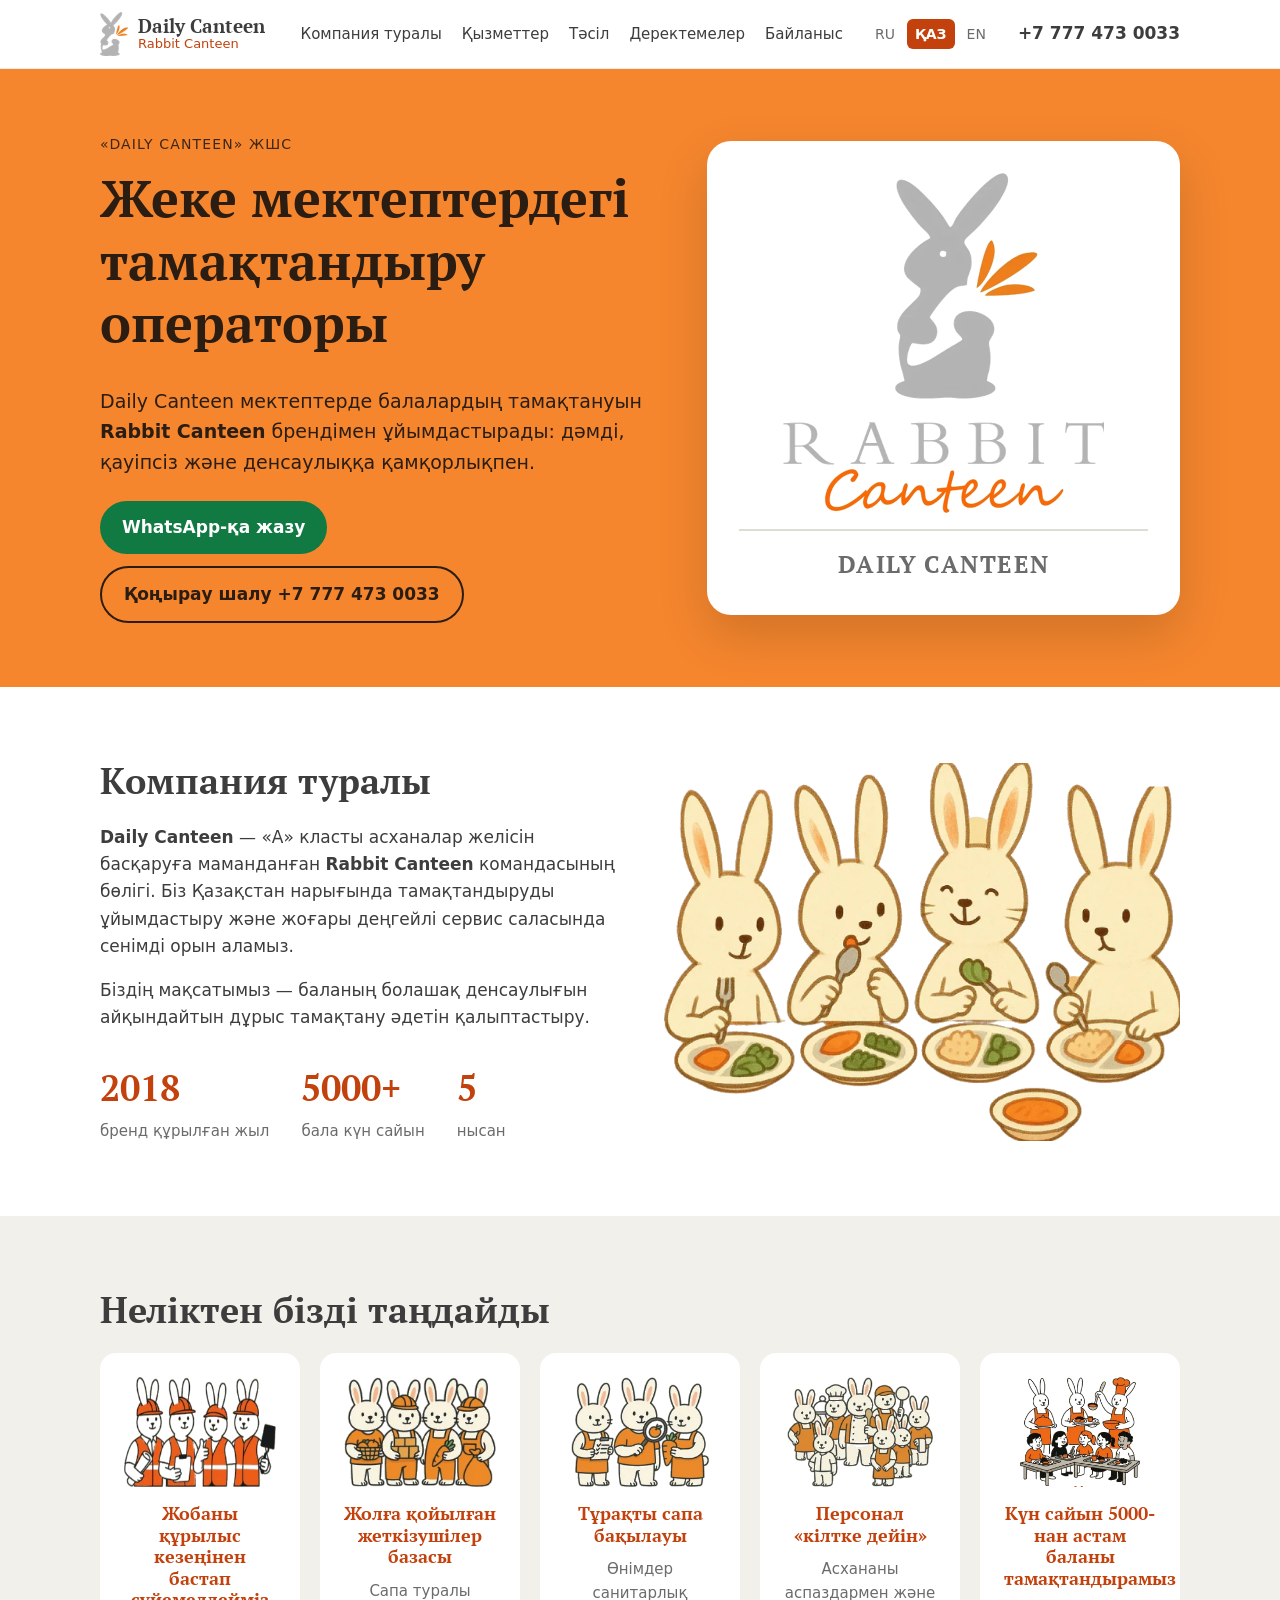
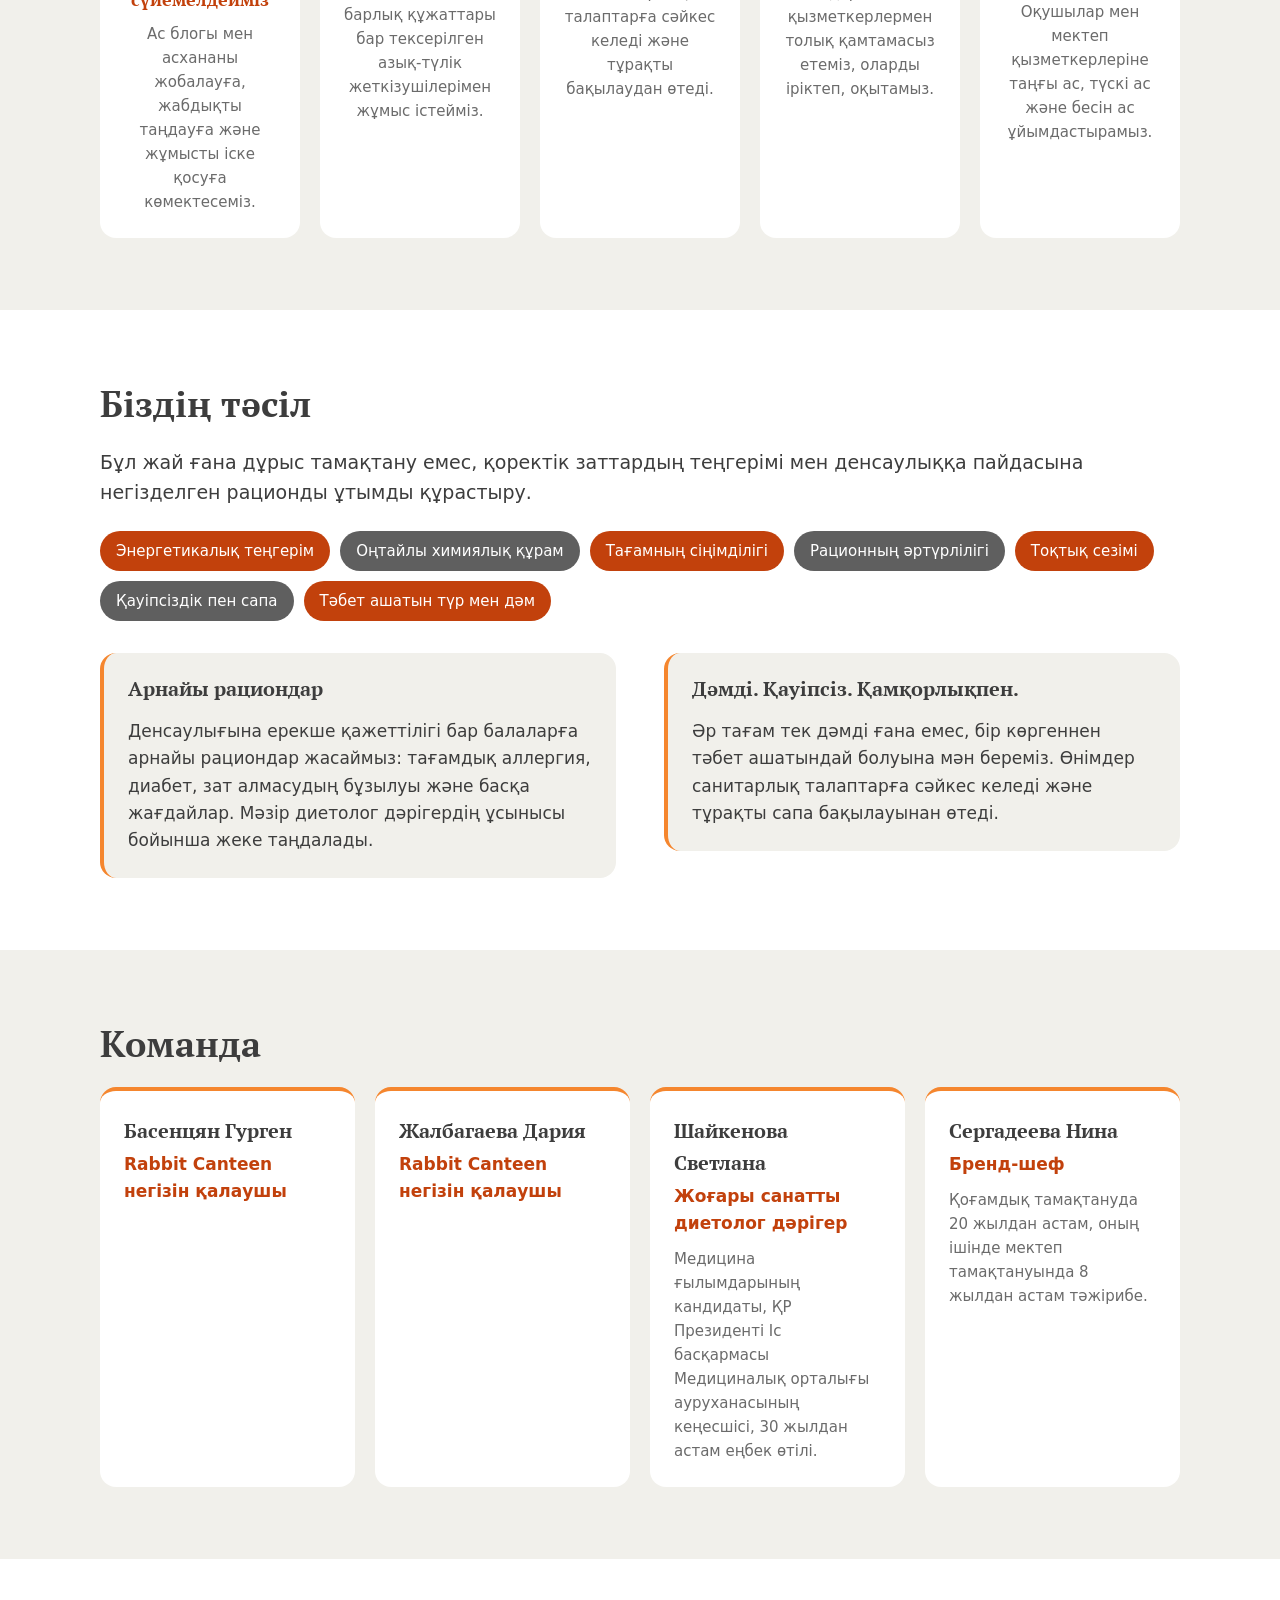
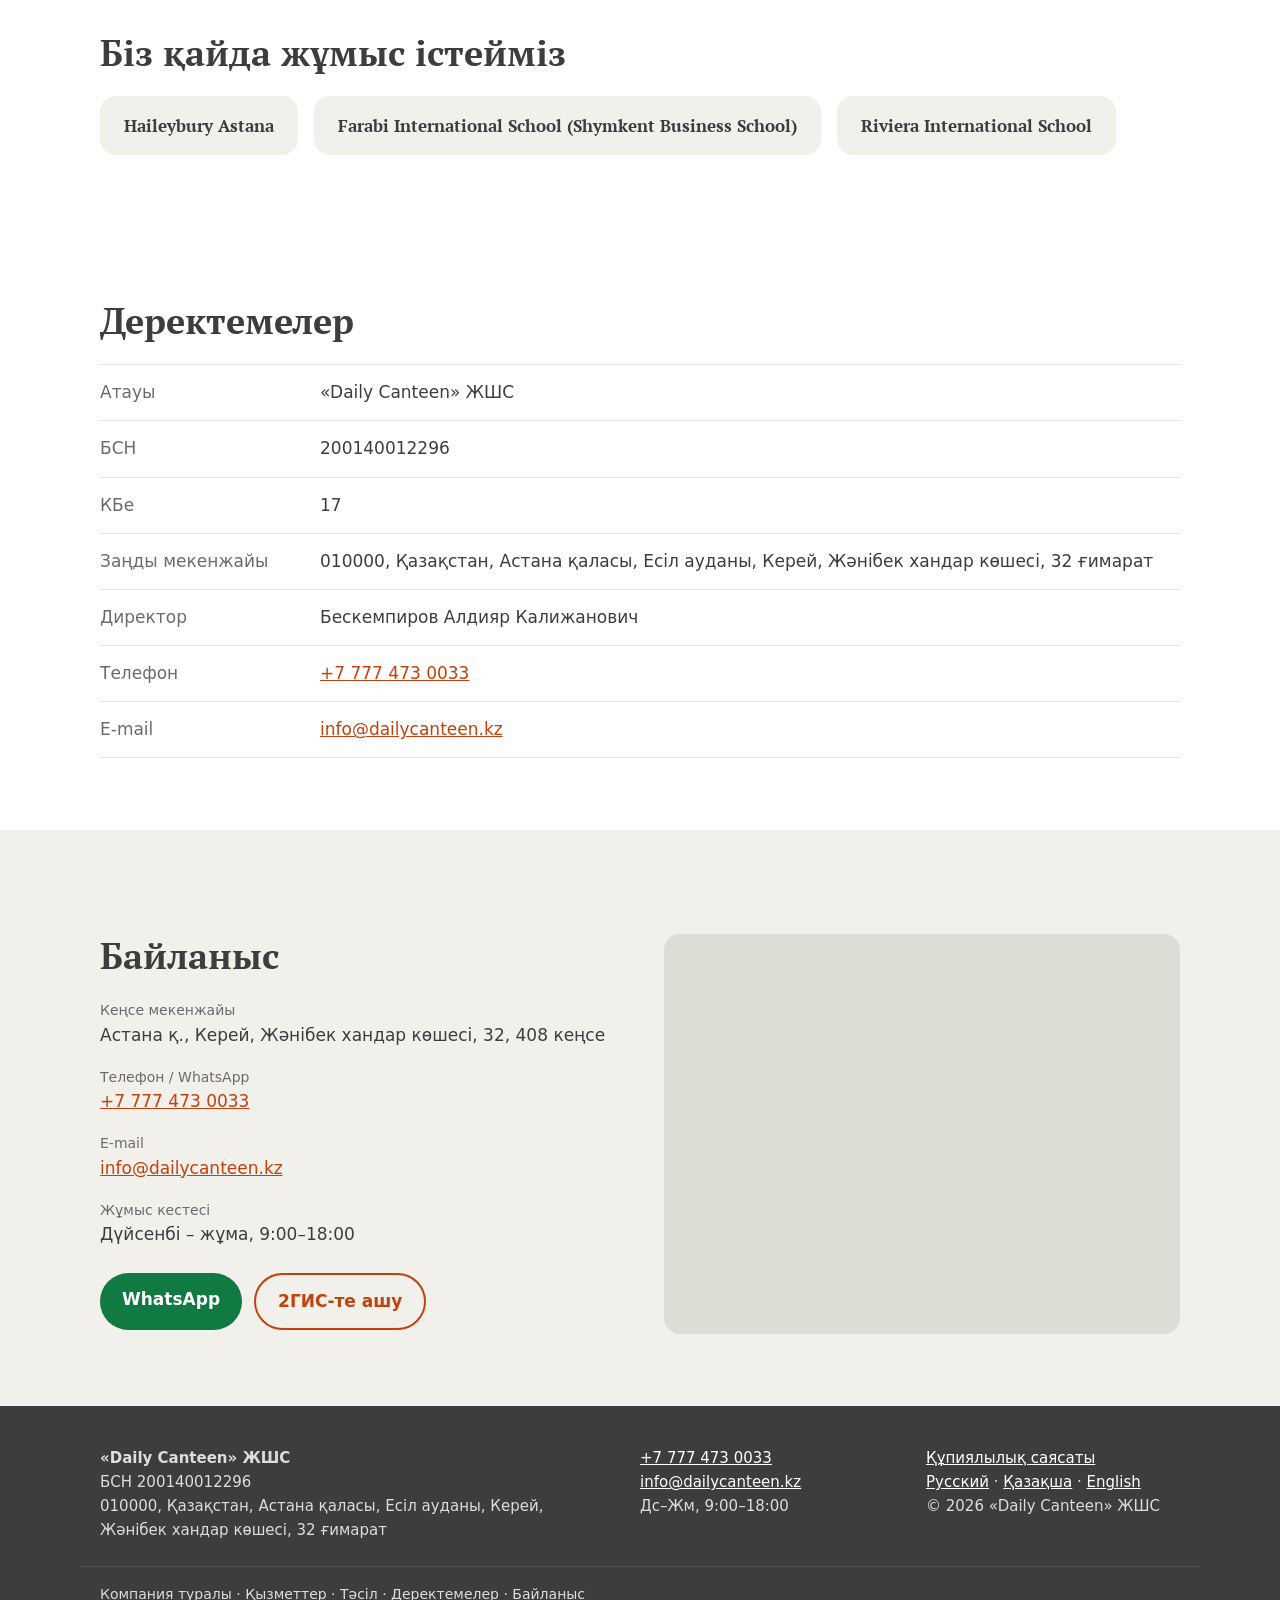
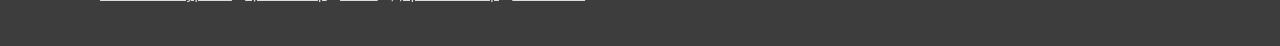
<file: kk/index.html>
<!doctype html>
<html lang="kk" prefix="og: https://ogp.me/ns#">
<head>
<meta charset="utf-8">
<meta name="viewport" content="width=device-width, initial-scale=1">
<title>Daily Canteen — жеке мектептердегі тамақтандыру операторы</title>
<meta name="description" content="Daily Canteen — Қазақстанның жеке мектептеріндегі тамақтандыру операторы. 2018 жылдан бастап Rabbit Canteen брендімен жұмыс істейміз.">
<meta name="robots" content="index, follow, max-image-preview:large, max-snippet:-1">
<meta name="theme-color" content="#F5862E">
<meta name="format-detection" content="telephone=yes">
<!-- Meta (Facebook) domain verification: вставьте сюда тег из Business Manager, например:
<meta name="facebook-domain-verification" content="XXXXXXXXXXXXXXXX" /> -->
<link rel="alternate" hreflang="ru" href="https://dailycanteen.kz/">
<link rel="alternate" hreflang="kk" href="https://dailycanteen.kz/kk/">
<link rel="alternate" hreflang="en" href="https://dailycanteen.kz/en/">
<link rel="alternate" hreflang="x-default" href="https://dailycanteen.kz/">
<link rel="canonical" href="https://dailycanteen.kz/kk/">
<meta property="og:type" content="website">
<meta property="og:site_name" content="Daily Canteen · Rabbit Canteen">
<meta property="og:title" content="Daily Canteen — жеке мектептердегі тамақтандыру операторы">
<meta property="og:description" content="Daily Canteen — Қазақстанның жеке мектептеріндегі тамақтандыру операторы. 2018 жылдан бастап Rabbit Canteen брендімен жұмыс істейміз.">
<meta property="og:url" content="https://dailycanteen.kz/kk/">
<meta property="og:locale" content="kk_KZ">
<meta property="og:locale:alternate" content="ru_RU">
<meta property="og:locale:alternate" content="en_US">
<meta property="og:image" content="https://dailycanteen.kz/assets/og.jpg">
<meta property="og:image:secure_url" content="https://dailycanteen.kz/assets/og.jpg">
<meta property="og:image:type" content="image/jpeg">
<meta property="og:image:width" content="1200">
<meta property="og:image:height" content="630">
<meta property="og:image:alt" content="Rabbit Canteen — Daily Canteen">
<meta name="twitter:card" content="summary_large_image">
<meta name="twitter:title" content="Daily Canteen — жеке мектептердегі тамақтандыру операторы">
<meta name="twitter:description" content="Daily Canteen — Қазақстанның жеке мектептеріндегі тамақтандыру операторы. 2018 жылдан бастап Rabbit Canteen брендімен жұмыс істейміз.">
<meta name="twitter:image" content="https://dailycanteen.kz/assets/og.jpg">
<link rel="icon" type="image/png" sizes="64x64" href="../assets/favicon.png">
<link rel="apple-touch-icon" href="../assets/apple-touch-icon.png">
<link rel="sitemap" type="application/xml" href="/sitemap.xml">
<link rel="preload" as="image" href="../assets/logo.webp" type="image/webp" fetchpriority="high">
<link rel="preload" as="font" type="font/woff2" href="/assets/fonts/ptserif-700-cyrillic.woff2" crossorigin>
<style>@font-face{font-family:'PT Serif';font-style:normal;font-weight:700;font-display:swap;src:url(/assets/fonts/ptserif-700-cyrillic-ext.woff2) format('woff2');unicode-range:U+0460-052F,U+1C80-1C8A,U+20B4,U+2DE0-2DFF,U+A640-A69F,U+FE2E-FE2F}@font-face{font-family:'PT Serif';font-style:normal;font-weight:700;font-display:swap;src:url(/assets/fonts/ptserif-700-cyrillic.woff2) format('woff2');unicode-range:U+0301,U+0400-045F,U+0490-0491,U+04B0-04B1,U+2116}@font-face{font-family:'PT Serif';font-style:normal;font-weight:700;font-display:swap;src:url(/assets/fonts/ptserif-700-latin-ext.woff2) format('woff2');unicode-range:U+0100-02BA,U+02BD-02C5,U+02C7-02CC,U+02CE-02D7,U+02DD-02FF,U+0304,U+0308,U+0329,U+1D00-1DBF,U+1E00-1E9F,U+1EF2-1EFF,U+2020,U+20A0-20AB,U+20AD-20C4,U+2113,U+2C60-2C7F,U+A720-A7FF}@font-face{font-family:'PT Serif';font-style:normal;font-weight:700;font-display:swap;src:url(/assets/fonts/ptserif-700-latin.woff2) format('woff2');unicode-range:U+0000-00FF,U+0131,U+0152-0153,U+02BB-02BC,U+02C6,U+02DA,U+02DC,U+0304,U+0308,U+0329,U+2000-206F,U+20AC,U+2122,U+2191,U+2193,U+2212,U+2215,U+FEFF,U+FFFD}:root{--orange:#F5862E;--orange-d:#E2531C;--grey:#9B9B9B;--ink:#3d3d3d;--muted:#6b6b6b;--bg:#ffffff;--beige:#DDDDD5;--beige-l:#F1F0EB;--wa:#1FA855;--radius:16px}*{box-sizing:border-box}html{scroll-behavior:smooth}body{margin:0;font:17px/1.6 "PT Sans",system-ui,sans-serif;color:var(--ink);background:var(--bg)}img{max-width:100%;height:auto;display:block}a{color:var(--orange-d)}h1,h2,h3{font-family:"PT Serif",Georgia,serif;line-height:1.2;color:var(--ink);margin:0 0 .6em}h1{font-size:clamp(32px,5vw,52px)}h2{font-size:clamp(26px,3.4vw,36px)}h3{font-size:20px}.wrap{max-width:1120px;margin:0 auto;padding:0 20px}.top{position:sticky;top:0;z-index:10;background:rgba(255,255,255,.95);backdrop-filter:blur(6px);border-bottom:1px solid #eee}.top__in{display:flex;align-items:center;gap:24px;height:68px}.brand{display:flex;align-items:center;gap:10px;text-decoration:none;color:var(--ink)}.brand img{height:44px;width:auto}.brand span{display:flex;flex-direction:column;line-height:1.1}.brand b{font-family:"PT Serif",serif;font-size:19px}.brand small{color:var(--orange);font-size:13px}.nav{display:flex;gap:20px;margin-left:auto}.nav a{color:var(--ink);text-decoration:none;font-size:15px}.nav a:hover{color:var(--orange-d)}.top__phone{font-weight:700;color:var(--ink);text-decoration:none;white-space:nowrap}.hero{background:var(--orange);color:#fff}.hero__in{display:grid;grid-template-columns:1.2fr 1fr;gap:40px;align-items:center;padding:64px 20px}.hero h1{color:#fff}.eyebrow{text-transform:uppercase;letter-spacing:.08em;font-size:14px;opacity:.9;margin:0 0 12px}.lead{font-size:19px}.hero__logo{background:#fff;border-radius:24px;padding:32px;text-align:center;box-shadow:0 20px 50px rgba(0,0,0,.15)}.hero__logo img{margin:0 auto;max-height:340px;width:auto}.hero__name{display:block;margin-top:16px;padding-top:14px;border-top:2px solid var(--beige);font-family:"PT Serif",serif;font-weight:700;font-size:24px;letter-spacing:.06em;text-transform:uppercase;color:var(--grey)}.cta{display:flex;flex-wrap:wrap;gap:12px;margin-top:24px}.btn{display:inline-block;padding:13px 22px;border-radius:999px;font-weight:700;text-decoration:none}.btn--wa{background:var(--wa);color:#fff}.btn--ghost{border:2px solid currentColor;color:inherit}.sec .btn--ghost{color:var(--orange-d)}.sec{padding:72px 0}.sec--alt{background:var(--beige-l)}.two{display:grid;grid-template-columns:1fr 1fr;gap:48px;align-items:center}.two>*,.hero__in>*{min-width:0}a[href^="mailto"]{overflow-wrap:anywhere}.two--top{align-items:start;margin-top:32px}.stats{list-style:none;padding:0;margin:28px 0 0;display:flex;gap:32px;flex-wrap:wrap}.stats b{display:block;font-family:"PT Serif",serif;font-size:36px;color:var(--orange-d)}.stats span{color:var(--muted);font-size:15px}.cards{list-style:none;padding:0;margin:0;display:grid;grid-template-columns:repeat(auto-fit,minmax(200px,1fr));gap:20px}.card{background:#fff;border-radius:var(--radius);padding:24px;text-align:center}.card img{height:110px;width:auto;margin:0 auto 16px}.card h3{color:var(--orange-d);font-size:18px}.card p{margin:0;color:var(--muted);font-size:15px}.pills{list-style:none;padding:0;margin:24px 0;display:flex;flex-wrap:wrap;gap:10px}.pills li{background:var(--orange);color:#fff;padding:8px 16px;border-radius:999px;font-size:15px}.pills li:nth-child(even){background:var(--grey)}.note{background:var(--beige-l);border-left:4px solid var(--orange);border-radius:var(--radius);padding:24px}.note p:last-child{margin-bottom:0}.schools{list-style:none;padding:0;margin:0;display:flex;flex-wrap:wrap;gap:16px}.schools li{background:#fff;padding:16px 24px;border-radius:var(--radius);font-family:"PT Serif",serif;font-weight:700}.req{display:grid;grid-template-columns:220px 1fr;margin:0;border-top:1px solid #e5e5e5}.req dt,.req dd{margin:0;padding:14px 0;border-bottom:1px solid #e5e5e5}.req dt{color:var(--muted)}.contact span{display:block;color:var(--muted);font-size:14px}.map{width:100%;height:400px;border:0;border-radius:var(--radius);background:var(--beige)}.doc{max-width:780px}.doc h2{font-size:22px;margin-top:1.6em}.foot{background:#3d3d3d;color:#ddd;padding:40px 0;font-size:15px}.foot a{color:#fff}.foot__in{display:grid;grid-template-columns:2fr 1fr 1fr;gap:32px}@media (max-width:900px){.nav{display:none}.hero__in,.two{grid-template-columns:1fr}.wrap{padding:0 16px}.hero__in{padding:40px 16px 48px}.hero__logo{padding:24px}.hero__logo img{max-height:220px}.stats{gap:24px}.sec{padding:56px 0}.foot__in{grid-template-columns:1fr}.req{grid-template-columns:1fr}.req dt{border-bottom:0;padding-bottom:0}.about__img{max-width:min(420px,100%);margin:0 auto}}@media (max-width:480px){.top__phone{font-size:14px}.brand small{display:none}}.skip{position:absolute;left:-9999px;top:0;z-index:20;background:#fff;padding:8px 12px}.skip:focus{left:8px;top:8px}[id]{scroll-margin-top:84px}.foot__nav{margin-top:24px;padding-top:16px;border-top:1px solid #555;font-size:14px}.foot__nav a{color:#ddd}a:focus-visible,.btn:focus-visible{outline:3px solid #1a73e8;outline-offset:2px}@media (max-width:900px){.top__in{flex-wrap:wrap;height:auto;padding-top:10px;padding-bottom:0;row-gap:6px}.nav{display:flex;order:3;width:100%;margin:0 -16px;padding:8px 16px 10px;overflow-x:auto;gap:18px;white-space:nowrap;border-top:1px solid #eee;scrollbar-width:none}.nav::-webkit-scrollbar{display:none}[id]{scroll-margin-top:120px}}.team{list-style:none;padding:0;margin:0;display:grid;grid-template-columns:repeat(auto-fit,minmax(220px,1fr));gap:20px}.team li{background:#fff;border-radius:var(--radius);padding:24px;border-top:4px solid var(--orange)}.team b{display:block;font-family:"PT Serif",serif;font-size:20px}.team span{display:block;color:var(--orange-d);font-weight:700;margin-top:4px}.team p{margin:10px 0 0;color:var(--muted);font-size:15px}.schools li{background:var(--beige-l)}.lang{display:flex;gap:4px;font-size:14px}.lang a,.lang span{padding:4px 8px;border-radius:6px;text-decoration:none;color:var(--muted)}.lang span{background:var(--orange);color:#fff;font-weight:700}@media (max-width:900px){.top__in{gap:12px}.lang{margin-left:auto}}@media (max-width:480px){.top__phone{display:none}}:root{--orange-d:#C2410C;--wa:#117A42}.brand small{color:var(--orange-d)}.hero,.hero h1{color:#2b1d12}.hero__name{color:#6b6b6b}.pills li{background:var(--orange-d)}.pills li:nth-child(even){background:#5f5f5f}.lang span{background:var(--orange-d)}body{font-family:system-ui,-apple-system,"Segoe UI",Roboto,"Helvetica Neue",Arial,sans-serif}</style>
<script type="application/ld+json">{"@context": "https://schema.org", "@graph": [{"@type": "Organization", "@id": "https://dailycanteen.kz/#organization", "name": "Daily Canteen", "alternateName": "«Daily Canteen» ЖШС", "legalName": "«Daily Canteen» ЖШС", "url": "https://dailycanteen.kz/", "logo": {"@type": "ImageObject", "url": "https://dailycanteen.kz/assets/logo.png", "width": 818, "height": 866}, "image": "https://dailycanteen.kz/assets/og.jpg", "description": "Daily Canteen — Қазақстанның жеке мектептеріндегі тамақтандыру операторы. 2018 жылдан бастап Rabbit Canteen брендімен жұмыс істейміз.", "brand": {"@type": "Brand", "name": "Rabbit Canteen"}, "taxID": "200140012296", "foundingDate": "2020-01-14", "email": "info@dailycanteen.kz", "telephone": "+77774730033", "address": {"@type": "PostalAddress", "streetAddress": "Астана қ., Керей, Жәнібек хандар көшесі, 32, 408 кеңсе", "addressLocality": "Astana", "addressRegion": "Astana", "postalCode": "010000", "addressCountry": "KZ"}, "location": {"@type": "Place", "geo": {"@type": "GeoCoordinates", "latitude": 51.111762, "longitude": 71.439453}, "hasMap": "https://2gis.kz/astana/geo/70000001038872716/71.439453,51.111762"}, "areaServed": {"@type": "Country", "name": "Kazakhstan"}, "knowsAbout": ["School catering", "Child nutrition", "Food service management"], "contactPoint": {"@type": "ContactPoint", "contactType": "customer service", "telephone": "+77774730033", "email": "info@dailycanteen.kz", "availableLanguage": ["ru", "kk", "en"], "hoursAvailable": {"@type": "OpeningHoursSpecification", "dayOfWeek": ["Monday", "Tuesday", "Wednesday", "Thursday", "Friday"], "opens": "09:00", "closes": "18:00"}}}, {"@type": "WebSite", "@id": "https://dailycanteen.kz/#website", "url": "https://dailycanteen.kz/", "name": "Daily Canteen", "inLanguage": ["ru", "kk", "en"], "publisher": {"@id": "https://dailycanteen.kz/#organization"}}, {"@type": "WebPage", "@id": "https://dailycanteen.kz/kk/#webpage", "url": "https://dailycanteen.kz/kk/", "name": "Daily Canteen — жеке мектептердегі тамақтандыру операторы", "description": "Daily Canteen — Қазақстанның жеке мектептеріндегі тамақтандыру операторы. 2018 жылдан бастап Rabbit Canteen брендімен жұмыс істейміз.", "inLanguage": "kk", "isPartOf": {"@id": "https://dailycanteen.kz/#website"}, "about": {"@id": "https://dailycanteen.kz/#organization"}, "primaryImageOfPage": "https://dailycanteen.kz/assets/og.jpg"}]}</script>
</head>
<body>
<a class="skip" href="#main">Мазмұнға өту</a>
<header class="top">
  <div class="wrap top__in">
    <a class="brand" href="./" aria-label="Daily Canteen">
      <img src="../assets/mark.webp" alt="" width="28" height="44">
      <span><b>Daily Canteen</b><small>Rabbit Canteen</small></span>
    </a>
    <nav class="nav" aria-label="Сайт бөлімдері"><a href="#about">Компания туралы</a><a href="#services">Қызметтер</a><a href="#approach">Тәсіл</a><a href="#requisites">Деректемелер</a><a href="#contacts">Байланыс</a></nav>
    <div class="lang"><a href="../" hreflang="ru" lang="ru">RU</a><span aria-current="true">ҚАЗ</span><a href="../en/" hreflang="en" lang="en">EN</a></div>
    <a class="top__phone" href="tel:+77774730033">+7 777 473 0033</a>
  </div>
</header>
<main id="main">
<section class="hero">
  <div class="wrap hero__in">
    <div class="hero__text">
      <p class="eyebrow">«Daily Canteen» ЖШС</p>
      <h1>Жеке мектептердегі тамақтандыру операторы</h1>
      <p class="lead">Daily Canteen мектептерде балалардың тамақтануын <b>Rabbit Canteen</b> брендімен ұйымдастырады: дәмді, қауіпсіз және денсаулыққа қамқорлықпен.</p>
      <div class="cta">
        <a class="btn btn--wa" href="https://wa.me/77774730033" target="_blank" rel="noopener">WhatsApp-қа жазу</a>
        <a class="btn btn--ghost" href="tel:+77774730033">Қоңырау шалу +7 777 473 0033</a>
      </div>
    </div>
    <div class="hero__logo">
      <picture><source srcset="../assets/logo.webp" type="image/webp"><img src="../assets/logo.png" alt="Rabbit Canteen" width="818" height="866" fetchpriority="high"></picture>
      <span class="hero__name">Daily Canteen</span>
    </div>
  </div>
</section>

<section id="about" class="sec">
  <div class="wrap two">
    <div>
      <h2>Компания туралы</h2>
      <p><b>Daily Canteen</b> — «А» класты асханалар желісін басқаруға маманданған <b>Rabbit Canteen</b> командасының бөлігі. Біз Қазақстан нарығында тамақтандыруды ұйымдастыру және жоғары деңгейлі сервис саласында сенімді орын аламыз.</p>
<p>Біздің мақсатымыз — баланың болашақ денсаулығын айқындайтын дұрыс тамақтану әдетін қалыптастыру.</p>
      <ul class="stats">
<li><b>2018</b><span>бренд құрылған жыл</span></li>
<li><b>5000+</b><span>бала күн сайын</span></li>
<li><b>5</b><span>нысан</span></li>
      </ul>
    </div>
    <img class="about__img" src="../assets/eating.webp" alt="" loading="lazy" decoding="async" width="660" height="483">
  </div>
</section>

<section id="services" class="sec sec--alt">
  <div class="wrap">
    <h2>Неліктен бізді таңдайды</h2>
    <ul class="cards">
<li class="card"><img src="../assets/build.webp" alt="" loading="lazy" decoding="async" width="231" height="137"><h3>Жобаны құрылыс кезеңінен бастап сүйемелдейміз</h3><p>Ас блогы мен асхананы жобалауға, жабдықты таңдауға және жұмысты іске қосуға көмектесеміз.</p></li>
<li class="card"><img src="../assets/suppliers.webp" alt="" loading="lazy" decoding="async" width="206" height="149"><h3>Жолға қойылған жеткізушілер базасы</h3><p>Сапа туралы барлық құжаттары бар тексерілген азық-түлік жеткізушілерімен жұмыс істейміз.</p></li>
<li class="card"><img src="../assets/quality.webp" alt="" loading="lazy" decoding="async" width="216" height="173"><h3>Тұрақты сапа бақылауы</h3><p>Өнімдер санитарлық талаптарға сәйкес келеді және тұрақты бақылаудан өтеді.</p></li>
<li class="card"><img src="../assets/staff.webp" alt="" loading="lazy" decoding="async" width="229" height="173"><h3>Персонал «кілтке дейін»</h3><p>Асхананы аспаздармен және қызметкерлермен толық қамтамасыз етеміз, оларды іріктеп, оқытамыз.</p></li>
<li class="card"><img src="../assets/feeding.webp" alt="" loading="lazy" decoding="async" width="226" height="208"><h3>Күн сайын 5000-нан астам баланы тамақтандырамыз</h3><p>Оқушылар мен мектеп қызметкерлеріне таңғы ас, түскі ас және бесін ас ұйымдастырамыз.</p></li>
    </ul>
  </div>
</section>

<section id="approach" class="sec">
  <div class="wrap">
    <h2>Біздің тәсіл</h2>
    <p class="lead">Бұл жай ғана дұрыс тамақтану емес, қоректік заттардың теңгерімі мен денсаулыққа пайдасына негізделген рационды ұтымды құрастыру.</p>
    <ul class="pills">
<li>Энергетикалық теңгерім</li>
<li>Оңтайлы химиялық құрам</li>
<li>Тағамның сіңімділігі</li>
<li>Рационның әртүрлілігі</li>
<li>Тоқтық сезімі</li>
<li>Қауіпсіздік пен сапа</li>
<li>Тәбет ашатын түр мен дәм</li>
    </ul>
    <div class="two two--top">
      <div class="note">
        <h3>Арнайы рациондар</h3>
        <p>Денсаулығына ерекше қажеттілігі бар балаларға арнайы рациондар жасаймыз: тағамдық аллергия, диабет, зат алмасудың бұзылуы және басқа жағдайлар. Мәзір диетолог дәрігердің ұсынысы бойынша жеке таңдалады.</p>
      </div>
      <div class="note">
        <h3>Дәмді. Қауіпсіз. Қамқорлықпен.</h3>
        <p>Әр тағам тек дәмді ғана емес, бір көргеннен тәбет ашатындай болуына мән береміз. Өнімдер санитарлық талаптарға сәйкес келеді және тұрақты сапа бақылауынан өтеді.</p>
      </div>
    </div>
  </div>
</section>

<section id="team" class="sec sec--alt">
  <div class="wrap">
    <h2>Команда</h2>
    <ul class="team">
<li><b>Басенцян Гурген</b><span>Rabbit Canteen негізін қалаушы</span></li>
<li><b>Жалбагаева Дария</b><span>Rabbit Canteen негізін қалаушы</span></li>
<li><b>Шайкенова Светлана</b><span>Жоғары санатты диетолог дәрігер</span><p>Медицина ғылымдарының кандидаты, ҚР Президенті Іс басқармасы Медициналық орталығы ауруханасының кеңесшісі, 30 жылдан астам еңбек өтілі.</p></li>
<li><b>Сергадеева Нина</b><span>Бренд-шеф</span><p>Қоғамдық тамақтануда 20 жылдан астам, оның ішінде мектеп тамақтануында 8 жылдан астам тәжірибе.</p></li>
    </ul>
  </div>
</section>

<section class="sec">
  <div class="wrap">
    <h2>Біз қайда жұмыс істейміз</h2>
    <ul class="schools">
<li>Haileybury Astana</li>
<li>Farabi International School (Shymkent Business School)</li>
<li>Riviera International School</li>
    </ul>
  </div>
</section>

<section id="requisites" class="sec">
  <div class="wrap">
    <h2>Деректемелер</h2>
    <dl class="req">
      <dt>Атауы</dt><dd>«Daily Canteen» ЖШС</dd>
      <dt>БСН</dt><dd>200140012296</dd>
      <dt>КБе</dt><dd>17</dd>
      <dt>Заңды мекенжайы</dt><dd>010000, Қазақстан, Астана қаласы, Есіл ауданы, Керей, Жәнібек хандар көшесі, 32 ғимарат</dd>
      <dt>Директор</dt><dd>Бескемпиров Алдияр Калижанович</dd>
      <dt>Телефон</dt><dd><a href="tel:+77774730033">+7 777 473 0033</a></dd>
      <dt>E-mail</dt><dd><a href="mailto:info@dailycanteen.kz">info@dailycanteen.kz</a></dd>
    </dl>
  </div>
</section>

<section id="contacts" class="sec sec--alt">
  <div class="wrap two two--top">
    <div>
      <h2>Байланыс</h2>
      <p class="contact"><span>Кеңсе мекенжайы</span>Астана қ., Керей, Жәнібек хандар көшесі, 32, 408 кеңсе</p>
      <p class="contact"><span>Телефон / WhatsApp</span><a href="tel:+77774730033">+7 777 473 0033</a></p>
      <p class="contact"><span>E-mail</span><a href="mailto:info@dailycanteen.kz">info@dailycanteen.kz</a></p>
      <p class="contact"><span>Жұмыс кестесі</span>Дүйсенбі – жұма, 9:00–18:00</p>
      <div class="cta">
        <a class="btn btn--wa" href="https://wa.me/77774730033" target="_blank" rel="noopener">WhatsApp</a>
        <a class="btn btn--ghost" href="https://2gis.kz/astana/geo/70000001038872716/71.439453,51.111762" target="_blank" rel="noopener">2ГИС-те ашу</a>
      </div>
    </div>
    <iframe class="map" title="Кеңсе картада" loading="lazy" referrerpolicy="no-referrer-when-downgrade"
      src="https://maps.google.com/maps?q=51.111762,71.439453&amp;z=17&amp;output=embed&amp;hl=kk"></iframe>
  </div>
</section>
</main>
<footer class="foot">
  <div class="wrap foot__in">
    <div>
      <b>«Daily Canteen» ЖШС</b><br>
      БСН 200140012296<br>
      010000, Қазақстан, Астана қаласы, Есіл ауданы, Керей, Жәнібек хандар көшесі, 32 ғимарат
    </div>
    <div>
      <a href="tel:+77774730033">+7 777 473 0033</a><br>
      <a href="mailto:info@dailycanteen.kz">info@dailycanteen.kz</a><br>
      Дс–Жм, 9:00–18:00
    </div>
    <div>
      <a href="privacy.html">Құпиялылық саясаты</a><br>
      <a href="../" hreflang="ru" lang="ru">Русский</a> · <a href="../kk/" hreflang="kk" lang="kk">Қазақша</a> · <a href="../en/" hreflang="en" lang="en">English</a><br>
      © <span id="y">2026</span> «Daily Canteen» ЖШС
    </div>
  </div>
  <div class="wrap foot__nav"><a href="#about">Компания туралы</a> · <a href="#services">Қызметтер</a> · <a href="#approach">Тәсіл</a> · <a href="#requisites">Деректемелер</a> · <a href="#contacts">Байланыс</a></div>
</footer>
<script>document.getElementById('y').textContent=new Date().getFullYear()</script>
</body>
</html>
</file>
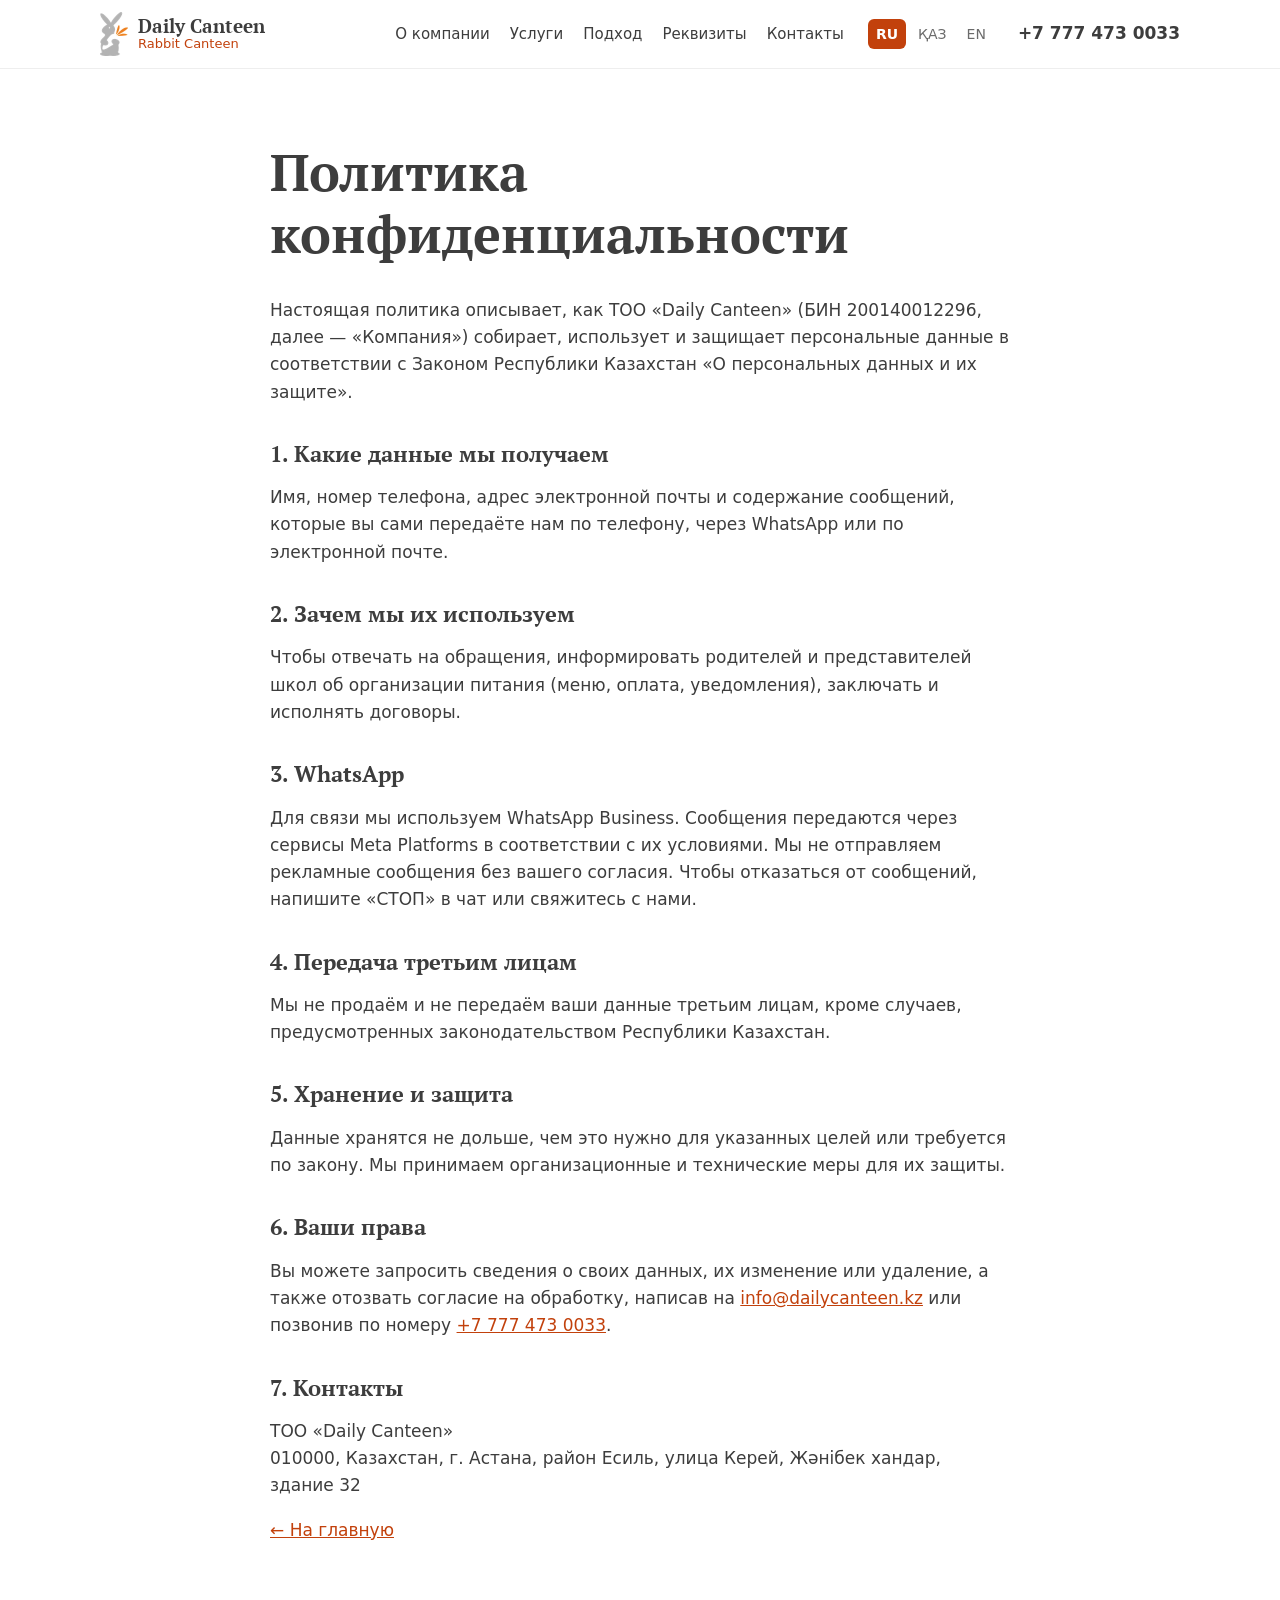
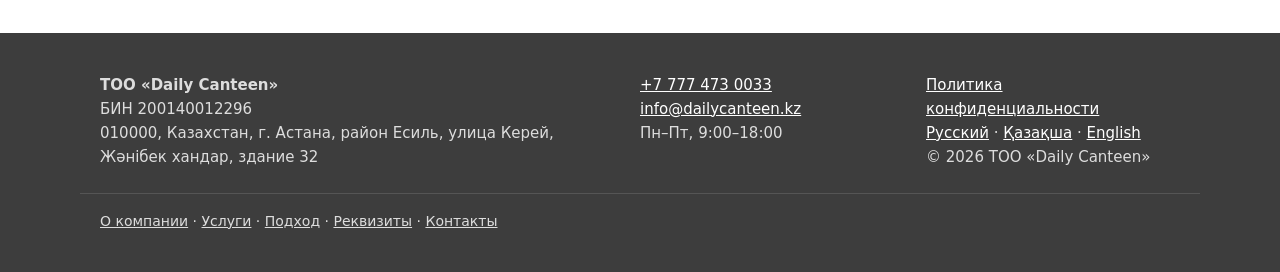
<file: privacy.html>
<!doctype html>
<html lang="ru" prefix="og: https://ogp.me/ns#">
<head>
<meta charset="utf-8">
<meta name="viewport" content="width=device-width, initial-scale=1">
<title>Политика конфиденциальности — Daily Canteen</title>
<meta name="description" content="Политика обработки персональных данных ТОО «Daily Canteen»">
<meta name="robots" content="index, follow, max-image-preview:large, max-snippet:-1">
<meta name="theme-color" content="#F5862E">
<meta name="format-detection" content="telephone=yes">
<!-- Meta (Facebook) domain verification: вставьте сюда тег из Business Manager, например:
<meta name="facebook-domain-verification" content="XXXXXXXXXXXXXXXX" /> -->
<link rel="alternate" hreflang="ru" href="https://dailycanteen.kz/privacy.html">
<link rel="alternate" hreflang="kk" href="https://dailycanteen.kz/kk/privacy.html">
<link rel="alternate" hreflang="en" href="https://dailycanteen.kz/en/privacy.html">
<link rel="alternate" hreflang="x-default" href="https://dailycanteen.kz/privacy.html">
<link rel="canonical" href="https://dailycanteen.kz/privacy.html">
<meta property="og:type" content="website">
<meta property="og:site_name" content="Daily Canteen · Rabbit Canteen">
<meta property="og:title" content="Политика конфиденциальности — Daily Canteen">
<meta property="og:description" content="Политика обработки персональных данных ТОО «Daily Canteen»">
<meta property="og:url" content="https://dailycanteen.kz/privacy.html">
<meta property="og:locale" content="ru_RU">
<meta property="og:locale:alternate" content="kk_KZ">
<meta property="og:locale:alternate" content="en_US">
<meta property="og:image" content="https://dailycanteen.kz/assets/og.jpg">
<meta property="og:image:secure_url" content="https://dailycanteen.kz/assets/og.jpg">
<meta property="og:image:type" content="image/jpeg">
<meta property="og:image:width" content="1200">
<meta property="og:image:height" content="630">
<meta property="og:image:alt" content="Rabbit Canteen — Daily Canteen">
<meta name="twitter:card" content="summary_large_image">
<meta name="twitter:title" content="Политика конфиденциальности — Daily Canteen">
<meta name="twitter:description" content="Политика обработки персональных данных ТОО «Daily Canteen»">
<meta name="twitter:image" content="https://dailycanteen.kz/assets/og.jpg">
<link rel="icon" type="image/png" sizes="64x64" href="assets/favicon.png">
<link rel="apple-touch-icon" href="assets/apple-touch-icon.png">
<link rel="sitemap" type="application/xml" href="/sitemap.xml">
<link rel="preload" as="font" type="font/woff2" href="/assets/fonts/ptserif-700-cyrillic.woff2" crossorigin>
<style>@font-face{font-family:'PT Serif';font-style:normal;font-weight:700;font-display:swap;src:url(/assets/fonts/ptserif-700-cyrillic-ext.woff2) format('woff2');unicode-range:U+0460-052F,U+1C80-1C8A,U+20B4,U+2DE0-2DFF,U+A640-A69F,U+FE2E-FE2F}@font-face{font-family:'PT Serif';font-style:normal;font-weight:700;font-display:swap;src:url(/assets/fonts/ptserif-700-cyrillic.woff2) format('woff2');unicode-range:U+0301,U+0400-045F,U+0490-0491,U+04B0-04B1,U+2116}@font-face{font-family:'PT Serif';font-style:normal;font-weight:700;font-display:swap;src:url(/assets/fonts/ptserif-700-latin-ext.woff2) format('woff2');unicode-range:U+0100-02BA,U+02BD-02C5,U+02C7-02CC,U+02CE-02D7,U+02DD-02FF,U+0304,U+0308,U+0329,U+1D00-1DBF,U+1E00-1E9F,U+1EF2-1EFF,U+2020,U+20A0-20AB,U+20AD-20C4,U+2113,U+2C60-2C7F,U+A720-A7FF}@font-face{font-family:'PT Serif';font-style:normal;font-weight:700;font-display:swap;src:url(/assets/fonts/ptserif-700-latin.woff2) format('woff2');unicode-range:U+0000-00FF,U+0131,U+0152-0153,U+02BB-02BC,U+02C6,U+02DA,U+02DC,U+0304,U+0308,U+0329,U+2000-206F,U+20AC,U+2122,U+2191,U+2193,U+2212,U+2215,U+FEFF,U+FFFD}:root{--orange:#F5862E;--orange-d:#E2531C;--grey:#9B9B9B;--ink:#3d3d3d;--muted:#6b6b6b;--bg:#ffffff;--beige:#DDDDD5;--beige-l:#F1F0EB;--wa:#1FA855;--radius:16px}*{box-sizing:border-box}html{scroll-behavior:smooth}body{margin:0;font:17px/1.6 "PT Sans",system-ui,sans-serif;color:var(--ink);background:var(--bg)}img{max-width:100%;height:auto;display:block}a{color:var(--orange-d)}h1,h2,h3{font-family:"PT Serif",Georgia,serif;line-height:1.2;color:var(--ink);margin:0 0 .6em}h1{font-size:clamp(32px,5vw,52px)}h2{font-size:clamp(26px,3.4vw,36px)}h3{font-size:20px}.wrap{max-width:1120px;margin:0 auto;padding:0 20px}.top{position:sticky;top:0;z-index:10;background:rgba(255,255,255,.95);backdrop-filter:blur(6px);border-bottom:1px solid #eee}.top__in{display:flex;align-items:center;gap:24px;height:68px}.brand{display:flex;align-items:center;gap:10px;text-decoration:none;color:var(--ink)}.brand img{height:44px;width:auto}.brand span{display:flex;flex-direction:column;line-height:1.1}.brand b{font-family:"PT Serif",serif;font-size:19px}.brand small{color:var(--orange);font-size:13px}.nav{display:flex;gap:20px;margin-left:auto}.nav a{color:var(--ink);text-decoration:none;font-size:15px}.nav a:hover{color:var(--orange-d)}.top__phone{font-weight:700;color:var(--ink);text-decoration:none;white-space:nowrap}.hero{background:var(--orange);color:#fff}.hero__in{display:grid;grid-template-columns:1.2fr 1fr;gap:40px;align-items:center;padding:64px 20px}.hero h1{color:#fff}.eyebrow{text-transform:uppercase;letter-spacing:.08em;font-size:14px;opacity:.9;margin:0 0 12px}.lead{font-size:19px}.hero__logo{background:#fff;border-radius:24px;padding:32px;text-align:center;box-shadow:0 20px 50px rgba(0,0,0,.15)}.hero__logo img{margin:0 auto;max-height:340px;width:auto}.hero__name{display:block;margin-top:16px;padding-top:14px;border-top:2px solid var(--beige);font-family:"PT Serif",serif;font-weight:700;font-size:24px;letter-spacing:.06em;text-transform:uppercase;color:var(--grey)}.cta{display:flex;flex-wrap:wrap;gap:12px;margin-top:24px}.btn{display:inline-block;padding:13px 22px;border-radius:999px;font-weight:700;text-decoration:none}.btn--wa{background:var(--wa);color:#fff}.btn--ghost{border:2px solid currentColor;color:inherit}.sec .btn--ghost{color:var(--orange-d)}.sec{padding:72px 0}.sec--alt{background:var(--beige-l)}.two{display:grid;grid-template-columns:1fr 1fr;gap:48px;align-items:center}.two>*,.hero__in>*{min-width:0}a[href^="mailto"]{overflow-wrap:anywhere}.two--top{align-items:start;margin-top:32px}.stats{list-style:none;padding:0;margin:28px 0 0;display:flex;gap:32px;flex-wrap:wrap}.stats b{display:block;font-family:"PT Serif",serif;font-size:36px;color:var(--orange-d)}.stats span{color:var(--muted);font-size:15px}.cards{list-style:none;padding:0;margin:0;display:grid;grid-template-columns:repeat(auto-fit,minmax(200px,1fr));gap:20px}.card{background:#fff;border-radius:var(--radius);padding:24px;text-align:center}.card img{height:110px;width:auto;margin:0 auto 16px}.card h3{color:var(--orange-d);font-size:18px}.card p{margin:0;color:var(--muted);font-size:15px}.pills{list-style:none;padding:0;margin:24px 0;display:flex;flex-wrap:wrap;gap:10px}.pills li{background:var(--orange);color:#fff;padding:8px 16px;border-radius:999px;font-size:15px}.pills li:nth-child(even){background:var(--grey)}.note{background:var(--beige-l);border-left:4px solid var(--orange);border-radius:var(--radius);padding:24px}.note p:last-child{margin-bottom:0}.schools{list-style:none;padding:0;margin:0;display:flex;flex-wrap:wrap;gap:16px}.schools li{background:#fff;padding:16px 24px;border-radius:var(--radius);font-family:"PT Serif",serif;font-weight:700}.req{display:grid;grid-template-columns:220px 1fr;margin:0;border-top:1px solid #e5e5e5}.req dt,.req dd{margin:0;padding:14px 0;border-bottom:1px solid #e5e5e5}.req dt{color:var(--muted)}.contact span{display:block;color:var(--muted);font-size:14px}.map{width:100%;height:400px;border:0;border-radius:var(--radius);background:var(--beige)}.doc{max-width:780px}.doc h2{font-size:22px;margin-top:1.6em}.foot{background:#3d3d3d;color:#ddd;padding:40px 0;font-size:15px}.foot a{color:#fff}.foot__in{display:grid;grid-template-columns:2fr 1fr 1fr;gap:32px}@media (max-width:900px){.nav{display:none}.hero__in,.two{grid-template-columns:1fr}.wrap{padding:0 16px}.hero__in{padding:40px 16px 48px}.hero__logo{padding:24px}.hero__logo img{max-height:220px}.stats{gap:24px}.sec{padding:56px 0}.foot__in{grid-template-columns:1fr}.req{grid-template-columns:1fr}.req dt{border-bottom:0;padding-bottom:0}.about__img{max-width:min(420px,100%);margin:0 auto}}@media (max-width:480px){.top__phone{font-size:14px}.brand small{display:none}}.skip{position:absolute;left:-9999px;top:0;z-index:20;background:#fff;padding:8px 12px}.skip:focus{left:8px;top:8px}[id]{scroll-margin-top:84px}.foot__nav{margin-top:24px;padding-top:16px;border-top:1px solid #555;font-size:14px}.foot__nav a{color:#ddd}a:focus-visible,.btn:focus-visible{outline:3px solid #1a73e8;outline-offset:2px}@media (max-width:900px){.top__in{flex-wrap:wrap;height:auto;padding-top:10px;padding-bottom:0;row-gap:6px}.nav{display:flex;order:3;width:100%;margin:0 -16px;padding:8px 16px 10px;overflow-x:auto;gap:18px;white-space:nowrap;border-top:1px solid #eee;scrollbar-width:none}.nav::-webkit-scrollbar{display:none}[id]{scroll-margin-top:120px}}.team{list-style:none;padding:0;margin:0;display:grid;grid-template-columns:repeat(auto-fit,minmax(220px,1fr));gap:20px}.team li{background:#fff;border-radius:var(--radius);padding:24px;border-top:4px solid var(--orange)}.team b{display:block;font-family:"PT Serif",serif;font-size:20px}.team span{display:block;color:var(--orange-d);font-weight:700;margin-top:4px}.team p{margin:10px 0 0;color:var(--muted);font-size:15px}.schools li{background:var(--beige-l)}.lang{display:flex;gap:4px;font-size:14px}.lang a,.lang span{padding:4px 8px;border-radius:6px;text-decoration:none;color:var(--muted)}.lang span{background:var(--orange);color:#fff;font-weight:700}@media (max-width:900px){.top__in{gap:12px}.lang{margin-left:auto}}@media (max-width:480px){.top__phone{display:none}}:root{--orange-d:#C2410C;--wa:#117A42}.brand small{color:var(--orange-d)}.hero,.hero h1{color:#2b1d12}.hero__name{color:#6b6b6b}.pills li{background:var(--orange-d)}.pills li:nth-child(even){background:#5f5f5f}.lang span{background:var(--orange-d)}body{font-family:system-ui,-apple-system,"Segoe UI",Roboto,"Helvetica Neue",Arial,sans-serif}</style>
<script type="application/ld+json">{"@context": "https://schema.org", "@graph": [{"@type": "Organization", "@id": "https://dailycanteen.kz/#organization", "name": "Daily Canteen", "alternateName": "ТОО «Daily Canteen»", "legalName": "ТОО «Daily Canteen»", "url": "https://dailycanteen.kz/", "logo": {"@type": "ImageObject", "url": "https://dailycanteen.kz/assets/logo.png", "width": 818, "height": 866}, "image": "https://dailycanteen.kz/assets/og.jpg", "description": "Daily Canteen — оператор школьного питания в частных школах Казахстана. Работаем под брендом Rabbit Canteen с 2018 года.", "brand": {"@type": "Brand", "name": "Rabbit Canteen"}, "taxID": "200140012296", "foundingDate": "2020-01-14", "email": "info@dailycanteen.kz", "telephone": "+77774730033", "address": {"@type": "PostalAddress", "streetAddress": "г. Астана, ул. Керей, Жәнібек хандар, 32, офис 408", "addressLocality": "Astana", "addressRegion": "Astana", "postalCode": "010000", "addressCountry": "KZ"}, "location": {"@type": "Place", "geo": {"@type": "GeoCoordinates", "latitude": 51.111762, "longitude": 71.439453}, "hasMap": "https://2gis.kz/astana/geo/70000001038872716/71.439453,51.111762"}, "areaServed": {"@type": "Country", "name": "Kazakhstan"}, "knowsAbout": ["School catering", "Child nutrition", "Food service management"], "contactPoint": {"@type": "ContactPoint", "contactType": "customer service", "telephone": "+77774730033", "email": "info@dailycanteen.kz", "availableLanguage": ["ru", "kk", "en"], "hoursAvailable": {"@type": "OpeningHoursSpecification", "dayOfWeek": ["Monday", "Tuesday", "Wednesday", "Thursday", "Friday"], "opens": "09:00", "closes": "18:00"}}}, {"@type": "WebSite", "@id": "https://dailycanteen.kz/#website", "url": "https://dailycanteen.kz/", "name": "Daily Canteen", "inLanguage": ["ru", "kk", "en"], "publisher": {"@id": "https://dailycanteen.kz/#organization"}}, {"@type": "WebPage", "@id": "https://dailycanteen.kz/privacy.html#webpage", "url": "https://dailycanteen.kz/privacy.html", "name": "Политика конфиденциальности — Daily Canteen", "description": "Политика обработки персональных данных ТОО «Daily Canteen»", "inLanguage": "ru", "isPartOf": {"@id": "https://dailycanteen.kz/#website"}, "about": {"@id": "https://dailycanteen.kz/#organization"}, "primaryImageOfPage": "https://dailycanteen.kz/assets/og.jpg", "breadcrumb": {"@type": "BreadcrumbList", "itemListElement": [{"@type": "ListItem", "position": 1, "name": "Daily Canteen", "item": "https://dailycanteen.kz/"}, {"@type": "ListItem", "position": 2, "name": "Политика конфиденциальности", "item": "https://dailycanteen.kz/privacy.html"}]}}]}</script>
</head>
<body>
<a class="skip" href="#main">Перейти к содержимому</a>
<header class="top">
  <div class="wrap top__in">
    <a class="brand" href="./" aria-label="Daily Canteen">
      <img src="assets/mark.webp" alt="" width="28" height="44">
      <span><b>Daily Canteen</b><small>Rabbit Canteen</small></span>
    </a>
    <nav class="nav" aria-label="Разделы сайта"><a href="./#about">О компании</a><a href="./#services">Услуги</a><a href="./#approach">Подход</a><a href="./#requisites">Реквизиты</a><a href="./#contacts">Контакты</a></nav>
    <div class="lang"><span aria-current="true">RU</span><a href="kk/privacy.html" hreflang="kk" lang="kk">ҚАЗ</a><a href="en/privacy.html" hreflang="en" lang="en">EN</a></div>
    <a class="top__phone" href="tel:+77774730033">+7 777 473 0033</a>
  </div>
</header>
<main id="main" class="sec">
  <div class="wrap doc">
    <h1>Политика конфиденциальности</h1>
    <p>Настоящая политика описывает, как ТОО «Daily Canteen» (БИН 200140012296, далее — «Компания») собирает, использует и защищает персональные данные в соответствии с Законом Республики Казахстан «О персональных данных и их защите».</p>
<h2>1. Какие данные мы получаем</h2>
<p>Имя, номер телефона, адрес электронной почты и содержание сообщений, которые вы сами передаёте нам по телефону, через WhatsApp или по электронной почте.</p>
<h2>2. Зачем мы их используем</h2>
<p>Чтобы отвечать на обращения, информировать родителей и представителей школ об организации питания (меню, оплата, уведомления), заключать и исполнять договоры.</p>
<h2>3. WhatsApp</h2>
<p>Для связи мы используем WhatsApp Business. Сообщения передаются через сервисы Meta Platforms в соответствии с их условиями. Мы не отправляем рекламные сообщения без вашего согласия. Чтобы отказаться от сообщений, напишите «СТОП» в чат или свяжитесь с нами.</p>
<h2>4. Передача третьим лицам</h2>
<p>Мы не продаём и не передаём ваши данные третьим лицам, кроме случаев, предусмотренных законодательством Республики Казахстан.</p>
<h2>5. Хранение и защита</h2>
<p>Данные хранятся не дольше, чем это нужно для указанных целей или требуется по закону. Мы принимаем организационные и технические меры для их защиты.</p>
<h2>6. Ваши права</h2>
<p>Вы можете запросить сведения о своих данных, их изменение или удаление, а также отозвать согласие на обработку, написав на <a href="mailto:info@dailycanteen.kz">info@dailycanteen.kz</a> или позвонив по номеру <a href="tel:+77774730033">+7 777 473 0033</a>.</p>
    <h2>7. Контакты</h2>
    <p>ТОО «Daily Canteen»<br>010000, Казахстан, г. Астана, район Есиль, улица Керей, Жәнібек хандар, здание 32</p>
    <p><a href="./">← На главную</a></p>
  </div>
</main>
<footer class="foot">
  <div class="wrap foot__in">
    <div>
      <b>ТОО «Daily Canteen»</b><br>
      БИН 200140012296<br>
      010000, Казахстан, г. Астана, район Есиль, улица Керей, Жәнібек хандар, здание 32
    </div>
    <div>
      <a href="tel:+77774730033">+7 777 473 0033</a><br>
      <a href="mailto:info@dailycanteen.kz">info@dailycanteen.kz</a><br>
      Пн–Пт, 9:00–18:00
    </div>
    <div>
      <a href="privacy.html">Политика конфиденциальности</a><br>
      <a href="./" hreflang="ru" lang="ru">Русский</a> · <a href="kk/" hreflang="kk" lang="kk">Қазақша</a> · <a href="en/" hreflang="en" lang="en">English</a><br>
      © <span id="y">2026</span> ТОО «Daily Canteen»
    </div>
  </div>
  <div class="wrap foot__nav"><a href="./#about">О компании</a> · <a href="./#services">Услуги</a> · <a href="./#approach">Подход</a> · <a href="./#requisites">Реквизиты</a> · <a href="./#contacts">Контакты</a></div>
</footer>
<script>document.getElementById('y').textContent=new Date().getFullYear()</script>
</body>
</html>
</file>
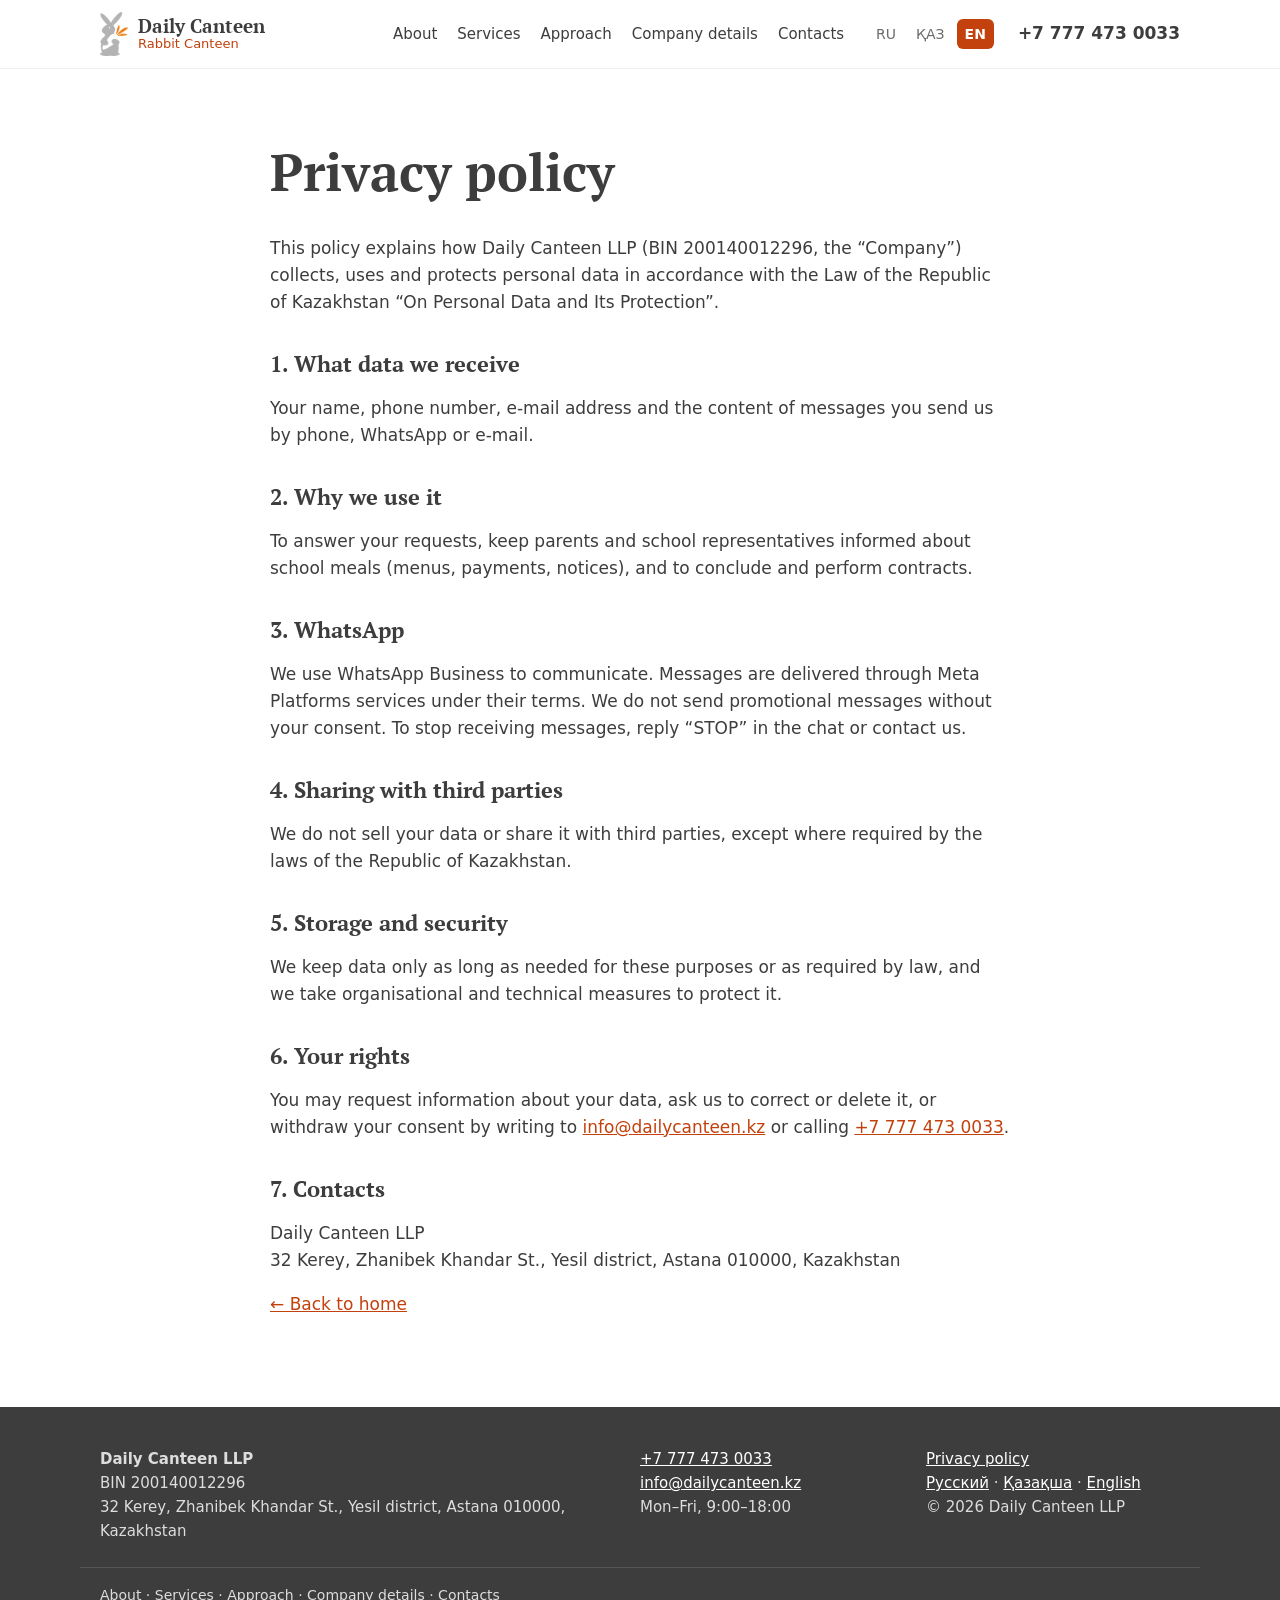
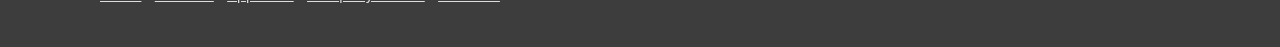
<file: en/privacy.html>
<!doctype html>
<html lang="en" prefix="og: https://ogp.me/ns#">
<head>
<meta charset="utf-8">
<meta name="viewport" content="width=device-width, initial-scale=1">
<title>Privacy policy — Daily Canteen</title>
<meta name="description" content="Personal data policy of Daily Canteen LLP">
<meta name="robots" content="index, follow, max-image-preview:large, max-snippet:-1">
<meta name="theme-color" content="#F5862E">
<meta name="format-detection" content="telephone=yes">
<!-- Meta (Facebook) domain verification: вставьте сюда тег из Business Manager, например:
<meta name="facebook-domain-verification" content="XXXXXXXXXXXXXXXX" /> -->
<link rel="alternate" hreflang="ru" href="https://dailycanteen.kz/privacy.html">
<link rel="alternate" hreflang="kk" href="https://dailycanteen.kz/kk/privacy.html">
<link rel="alternate" hreflang="en" href="https://dailycanteen.kz/en/privacy.html">
<link rel="alternate" hreflang="x-default" href="https://dailycanteen.kz/privacy.html">
<link rel="canonical" href="https://dailycanteen.kz/en/privacy.html">
<meta property="og:type" content="website">
<meta property="og:site_name" content="Daily Canteen · Rabbit Canteen">
<meta property="og:title" content="Privacy policy — Daily Canteen">
<meta property="og:description" content="Personal data policy of Daily Canteen LLP">
<meta property="og:url" content="https://dailycanteen.kz/en/privacy.html">
<meta property="og:locale" content="en_US">
<meta property="og:locale:alternate" content="ru_RU">
<meta property="og:locale:alternate" content="kk_KZ">
<meta property="og:image" content="https://dailycanteen.kz/assets/og.jpg">
<meta property="og:image:secure_url" content="https://dailycanteen.kz/assets/og.jpg">
<meta property="og:image:type" content="image/jpeg">
<meta property="og:image:width" content="1200">
<meta property="og:image:height" content="630">
<meta property="og:image:alt" content="Rabbit Canteen — Daily Canteen">
<meta name="twitter:card" content="summary_large_image">
<meta name="twitter:title" content="Privacy policy — Daily Canteen">
<meta name="twitter:description" content="Personal data policy of Daily Canteen LLP">
<meta name="twitter:image" content="https://dailycanteen.kz/assets/og.jpg">
<link rel="icon" type="image/png" sizes="64x64" href="../assets/favicon.png">
<link rel="apple-touch-icon" href="../assets/apple-touch-icon.png">
<link rel="sitemap" type="application/xml" href="/sitemap.xml">
<link rel="preload" as="font" type="font/woff2" href="/assets/fonts/ptserif-700-latin.woff2" crossorigin>
<style>@font-face{font-family:'PT Serif';font-style:normal;font-weight:700;font-display:swap;src:url(/assets/fonts/ptserif-700-cyrillic-ext.woff2) format('woff2');unicode-range:U+0460-052F,U+1C80-1C8A,U+20B4,U+2DE0-2DFF,U+A640-A69F,U+FE2E-FE2F}@font-face{font-family:'PT Serif';font-style:normal;font-weight:700;font-display:swap;src:url(/assets/fonts/ptserif-700-cyrillic.woff2) format('woff2');unicode-range:U+0301,U+0400-045F,U+0490-0491,U+04B0-04B1,U+2116}@font-face{font-family:'PT Serif';font-style:normal;font-weight:700;font-display:swap;src:url(/assets/fonts/ptserif-700-latin-ext.woff2) format('woff2');unicode-range:U+0100-02BA,U+02BD-02C5,U+02C7-02CC,U+02CE-02D7,U+02DD-02FF,U+0304,U+0308,U+0329,U+1D00-1DBF,U+1E00-1E9F,U+1EF2-1EFF,U+2020,U+20A0-20AB,U+20AD-20C4,U+2113,U+2C60-2C7F,U+A720-A7FF}@font-face{font-family:'PT Serif';font-style:normal;font-weight:700;font-display:swap;src:url(/assets/fonts/ptserif-700-latin.woff2) format('woff2');unicode-range:U+0000-00FF,U+0131,U+0152-0153,U+02BB-02BC,U+02C6,U+02DA,U+02DC,U+0304,U+0308,U+0329,U+2000-206F,U+20AC,U+2122,U+2191,U+2193,U+2212,U+2215,U+FEFF,U+FFFD}:root{--orange:#F5862E;--orange-d:#E2531C;--grey:#9B9B9B;--ink:#3d3d3d;--muted:#6b6b6b;--bg:#ffffff;--beige:#DDDDD5;--beige-l:#F1F0EB;--wa:#1FA855;--radius:16px}*{box-sizing:border-box}html{scroll-behavior:smooth}body{margin:0;font:17px/1.6 "PT Sans",system-ui,sans-serif;color:var(--ink);background:var(--bg)}img{max-width:100%;height:auto;display:block}a{color:var(--orange-d)}h1,h2,h3{font-family:"PT Serif",Georgia,serif;line-height:1.2;color:var(--ink);margin:0 0 .6em}h1{font-size:clamp(32px,5vw,52px)}h2{font-size:clamp(26px,3.4vw,36px)}h3{font-size:20px}.wrap{max-width:1120px;margin:0 auto;padding:0 20px}.top{position:sticky;top:0;z-index:10;background:rgba(255,255,255,.95);backdrop-filter:blur(6px);border-bottom:1px solid #eee}.top__in{display:flex;align-items:center;gap:24px;height:68px}.brand{display:flex;align-items:center;gap:10px;text-decoration:none;color:var(--ink)}.brand img{height:44px;width:auto}.brand span{display:flex;flex-direction:column;line-height:1.1}.brand b{font-family:"PT Serif",serif;font-size:19px}.brand small{color:var(--orange);font-size:13px}.nav{display:flex;gap:20px;margin-left:auto}.nav a{color:var(--ink);text-decoration:none;font-size:15px}.nav a:hover{color:var(--orange-d)}.top__phone{font-weight:700;color:var(--ink);text-decoration:none;white-space:nowrap}.hero{background:var(--orange);color:#fff}.hero__in{display:grid;grid-template-columns:1.2fr 1fr;gap:40px;align-items:center;padding:64px 20px}.hero h1{color:#fff}.eyebrow{text-transform:uppercase;letter-spacing:.08em;font-size:14px;opacity:.9;margin:0 0 12px}.lead{font-size:19px}.hero__logo{background:#fff;border-radius:24px;padding:32px;text-align:center;box-shadow:0 20px 50px rgba(0,0,0,.15)}.hero__logo img{margin:0 auto;max-height:340px;width:auto}.hero__name{display:block;margin-top:16px;padding-top:14px;border-top:2px solid var(--beige);font-family:"PT Serif",serif;font-weight:700;font-size:24px;letter-spacing:.06em;text-transform:uppercase;color:var(--grey)}.cta{display:flex;flex-wrap:wrap;gap:12px;margin-top:24px}.btn{display:inline-block;padding:13px 22px;border-radius:999px;font-weight:700;text-decoration:none}.btn--wa{background:var(--wa);color:#fff}.btn--ghost{border:2px solid currentColor;color:inherit}.sec .btn--ghost{color:var(--orange-d)}.sec{padding:72px 0}.sec--alt{background:var(--beige-l)}.two{display:grid;grid-template-columns:1fr 1fr;gap:48px;align-items:center}.two>*,.hero__in>*{min-width:0}a[href^="mailto"]{overflow-wrap:anywhere}.two--top{align-items:start;margin-top:32px}.stats{list-style:none;padding:0;margin:28px 0 0;display:flex;gap:32px;flex-wrap:wrap}.stats b{display:block;font-family:"PT Serif",serif;font-size:36px;color:var(--orange-d)}.stats span{color:var(--muted);font-size:15px}.cards{list-style:none;padding:0;margin:0;display:grid;grid-template-columns:repeat(auto-fit,minmax(200px,1fr));gap:20px}.card{background:#fff;border-radius:var(--radius);padding:24px;text-align:center}.card img{height:110px;width:auto;margin:0 auto 16px}.card h3{color:var(--orange-d);font-size:18px}.card p{margin:0;color:var(--muted);font-size:15px}.pills{list-style:none;padding:0;margin:24px 0;display:flex;flex-wrap:wrap;gap:10px}.pills li{background:var(--orange);color:#fff;padding:8px 16px;border-radius:999px;font-size:15px}.pills li:nth-child(even){background:var(--grey)}.note{background:var(--beige-l);border-left:4px solid var(--orange);border-radius:var(--radius);padding:24px}.note p:last-child{margin-bottom:0}.schools{list-style:none;padding:0;margin:0;display:flex;flex-wrap:wrap;gap:16px}.schools li{background:#fff;padding:16px 24px;border-radius:var(--radius);font-family:"PT Serif",serif;font-weight:700}.req{display:grid;grid-template-columns:220px 1fr;margin:0;border-top:1px solid #e5e5e5}.req dt,.req dd{margin:0;padding:14px 0;border-bottom:1px solid #e5e5e5}.req dt{color:var(--muted)}.contact span{display:block;color:var(--muted);font-size:14px}.map{width:100%;height:400px;border:0;border-radius:var(--radius);background:var(--beige)}.doc{max-width:780px}.doc h2{font-size:22px;margin-top:1.6em}.foot{background:#3d3d3d;color:#ddd;padding:40px 0;font-size:15px}.foot a{color:#fff}.foot__in{display:grid;grid-template-columns:2fr 1fr 1fr;gap:32px}@media (max-width:900px){.nav{display:none}.hero__in,.two{grid-template-columns:1fr}.wrap{padding:0 16px}.hero__in{padding:40px 16px 48px}.hero__logo{padding:24px}.hero__logo img{max-height:220px}.stats{gap:24px}.sec{padding:56px 0}.foot__in{grid-template-columns:1fr}.req{grid-template-columns:1fr}.req dt{border-bottom:0;padding-bottom:0}.about__img{max-width:min(420px,100%);margin:0 auto}}@media (max-width:480px){.top__phone{font-size:14px}.brand small{display:none}}.skip{position:absolute;left:-9999px;top:0;z-index:20;background:#fff;padding:8px 12px}.skip:focus{left:8px;top:8px}[id]{scroll-margin-top:84px}.foot__nav{margin-top:24px;padding-top:16px;border-top:1px solid #555;font-size:14px}.foot__nav a{color:#ddd}a:focus-visible,.btn:focus-visible{outline:3px solid #1a73e8;outline-offset:2px}@media (max-width:900px){.top__in{flex-wrap:wrap;height:auto;padding-top:10px;padding-bottom:0;row-gap:6px}.nav{display:flex;order:3;width:100%;margin:0 -16px;padding:8px 16px 10px;overflow-x:auto;gap:18px;white-space:nowrap;border-top:1px solid #eee;scrollbar-width:none}.nav::-webkit-scrollbar{display:none}[id]{scroll-margin-top:120px}}.team{list-style:none;padding:0;margin:0;display:grid;grid-template-columns:repeat(auto-fit,minmax(220px,1fr));gap:20px}.team li{background:#fff;border-radius:var(--radius);padding:24px;border-top:4px solid var(--orange)}.team b{display:block;font-family:"PT Serif",serif;font-size:20px}.team span{display:block;color:var(--orange-d);font-weight:700;margin-top:4px}.team p{margin:10px 0 0;color:var(--muted);font-size:15px}.schools li{background:var(--beige-l)}.lang{display:flex;gap:4px;font-size:14px}.lang a,.lang span{padding:4px 8px;border-radius:6px;text-decoration:none;color:var(--muted)}.lang span{background:var(--orange);color:#fff;font-weight:700}@media (max-width:900px){.top__in{gap:12px}.lang{margin-left:auto}}@media (max-width:480px){.top__phone{display:none}}:root{--orange-d:#C2410C;--wa:#117A42}.brand small{color:var(--orange-d)}.hero,.hero h1{color:#2b1d12}.hero__name{color:#6b6b6b}.pills li{background:var(--orange-d)}.pills li:nth-child(even){background:#5f5f5f}.lang span{background:var(--orange-d)}body{font-family:system-ui,-apple-system,"Segoe UI",Roboto,"Helvetica Neue",Arial,sans-serif}</style>
<script type="application/ld+json">{"@context": "https://schema.org", "@graph": [{"@type": "Organization", "@id": "https://dailycanteen.kz/#organization", "name": "Daily Canteen", "alternateName": "Daily Canteen LLP", "legalName": "Daily Canteen LLP", "url": "https://dailycanteen.kz/", "logo": {"@type": "ImageObject", "url": "https://dailycanteen.kz/assets/logo.png", "width": 818, "height": 866}, "image": "https://dailycanteen.kz/assets/og.jpg", "description": "Daily Canteen is a school catering operator for private schools in Kazakhstan, working under the Rabbit Canteen brand since 2018.", "brand": {"@type": "Brand", "name": "Rabbit Canteen"}, "taxID": "200140012296", "foundingDate": "2020-01-14", "email": "info@dailycanteen.kz", "telephone": "+77774730033", "address": {"@type": "PostalAddress", "streetAddress": "Office 408, 32 Kerey, Zhanibek Khandar St., Astana", "addressLocality": "Astana", "addressRegion": "Astana", "postalCode": "010000", "addressCountry": "KZ"}, "location": {"@type": "Place", "geo": {"@type": "GeoCoordinates", "latitude": 51.111762, "longitude": 71.439453}, "hasMap": "https://2gis.kz/astana/geo/70000001038872716/71.439453,51.111762"}, "areaServed": {"@type": "Country", "name": "Kazakhstan"}, "knowsAbout": ["School catering", "Child nutrition", "Food service management"], "contactPoint": {"@type": "ContactPoint", "contactType": "customer service", "telephone": "+77774730033", "email": "info@dailycanteen.kz", "availableLanguage": ["ru", "kk", "en"], "hoursAvailable": {"@type": "OpeningHoursSpecification", "dayOfWeek": ["Monday", "Tuesday", "Wednesday", "Thursday", "Friday"], "opens": "09:00", "closes": "18:00"}}}, {"@type": "WebSite", "@id": "https://dailycanteen.kz/#website", "url": "https://dailycanteen.kz/", "name": "Daily Canteen", "inLanguage": ["ru", "kk", "en"], "publisher": {"@id": "https://dailycanteen.kz/#organization"}}, {"@type": "WebPage", "@id": "https://dailycanteen.kz/en/privacy.html#webpage", "url": "https://dailycanteen.kz/en/privacy.html", "name": "Privacy policy — Daily Canteen", "description": "Personal data policy of Daily Canteen LLP", "inLanguage": "en", "isPartOf": {"@id": "https://dailycanteen.kz/#website"}, "about": {"@id": "https://dailycanteen.kz/#organization"}, "primaryImageOfPage": "https://dailycanteen.kz/assets/og.jpg", "breadcrumb": {"@type": "BreadcrumbList", "itemListElement": [{"@type": "ListItem", "position": 1, "name": "Daily Canteen", "item": "https://dailycanteen.kz/en/"}, {"@type": "ListItem", "position": 2, "name": "Privacy policy", "item": "https://dailycanteen.kz/en/privacy.html"}]}}]}</script>
</head>
<body>
<a class="skip" href="#main">Skip to content</a>
<header class="top">
  <div class="wrap top__in">
    <a class="brand" href="./" aria-label="Daily Canteen">
      <img src="../assets/mark.webp" alt="" width="28" height="44">
      <span><b>Daily Canteen</b><small>Rabbit Canteen</small></span>
    </a>
    <nav class="nav" aria-label="Site sections"><a href="./#about">About</a><a href="./#services">Services</a><a href="./#approach">Approach</a><a href="./#requisites">Company details</a><a href="./#contacts">Contacts</a></nav>
    <div class="lang"><a href="../privacy.html" hreflang="ru" lang="ru">RU</a><a href="../kk/privacy.html" hreflang="kk" lang="kk">ҚАЗ</a><span aria-current="true">EN</span></div>
    <a class="top__phone" href="tel:+77774730033">+7 777 473 0033</a>
  </div>
</header>
<main id="main" class="sec">
  <div class="wrap doc">
    <h1>Privacy policy</h1>
    <p>This policy explains how Daily Canteen LLP (BIN 200140012296, the “Company”) collects, uses and protects personal data in accordance with the Law of the Republic of Kazakhstan “On Personal Data and Its Protection”.</p>
<h2>1. What data we receive</h2>
<p>Your name, phone number, e-mail address and the content of messages you send us by phone, WhatsApp or e-mail.</p>
<h2>2. Why we use it</h2>
<p>To answer your requests, keep parents and school representatives informed about school meals (menus, payments, notices), and to conclude and perform contracts.</p>
<h2>3. WhatsApp</h2>
<p>We use WhatsApp Business to communicate. Messages are delivered through Meta Platforms services under their terms. We do not send promotional messages without your consent. To stop receiving messages, reply “STOP” in the chat or contact us.</p>
<h2>4. Sharing with third parties</h2>
<p>We do not sell your data or share it with third parties, except where required by the laws of the Republic of Kazakhstan.</p>
<h2>5. Storage and security</h2>
<p>We keep data only as long as needed for these purposes or as required by law, and we take organisational and technical measures to protect it.</p>
<h2>6. Your rights</h2>
<p>You may request information about your data, ask us to correct or delete it, or withdraw your consent by writing to <a href="mailto:info@dailycanteen.kz">info@dailycanteen.kz</a> or calling <a href="tel:+77774730033">+7 777 473 0033</a>.</p>
    <h2>7. Contacts</h2>
    <p>Daily Canteen LLP<br>32 Kerey, Zhanibek Khandar St., Yesil district, Astana 010000, Kazakhstan</p>
    <p><a href="./">← Back to home</a></p>
  </div>
</main>
<footer class="foot">
  <div class="wrap foot__in">
    <div>
      <b>Daily Canteen LLP</b><br>
      BIN 200140012296<br>
      32 Kerey, Zhanibek Khandar St., Yesil district, Astana 010000, Kazakhstan
    </div>
    <div>
      <a href="tel:+77774730033">+7 777 473 0033</a><br>
      <a href="mailto:info@dailycanteen.kz">info@dailycanteen.kz</a><br>
      Mon–Fri, 9:00–18:00
    </div>
    <div>
      <a href="privacy.html">Privacy policy</a><br>
      <a href="../" hreflang="ru" lang="ru">Русский</a> · <a href="../kk/" hreflang="kk" lang="kk">Қазақша</a> · <a href="../en/" hreflang="en" lang="en">English</a><br>
      © <span id="y">2026</span> Daily Canteen LLP
    </div>
  </div>
  <div class="wrap foot__nav"><a href="./#about">About</a> · <a href="./#services">Services</a> · <a href="./#approach">Approach</a> · <a href="./#requisites">Company details</a> · <a href="./#contacts">Contacts</a></div>
</footer>
<script>document.getElementById('y').textContent=new Date().getFullYear()</script>
</body>
</html>
</file>
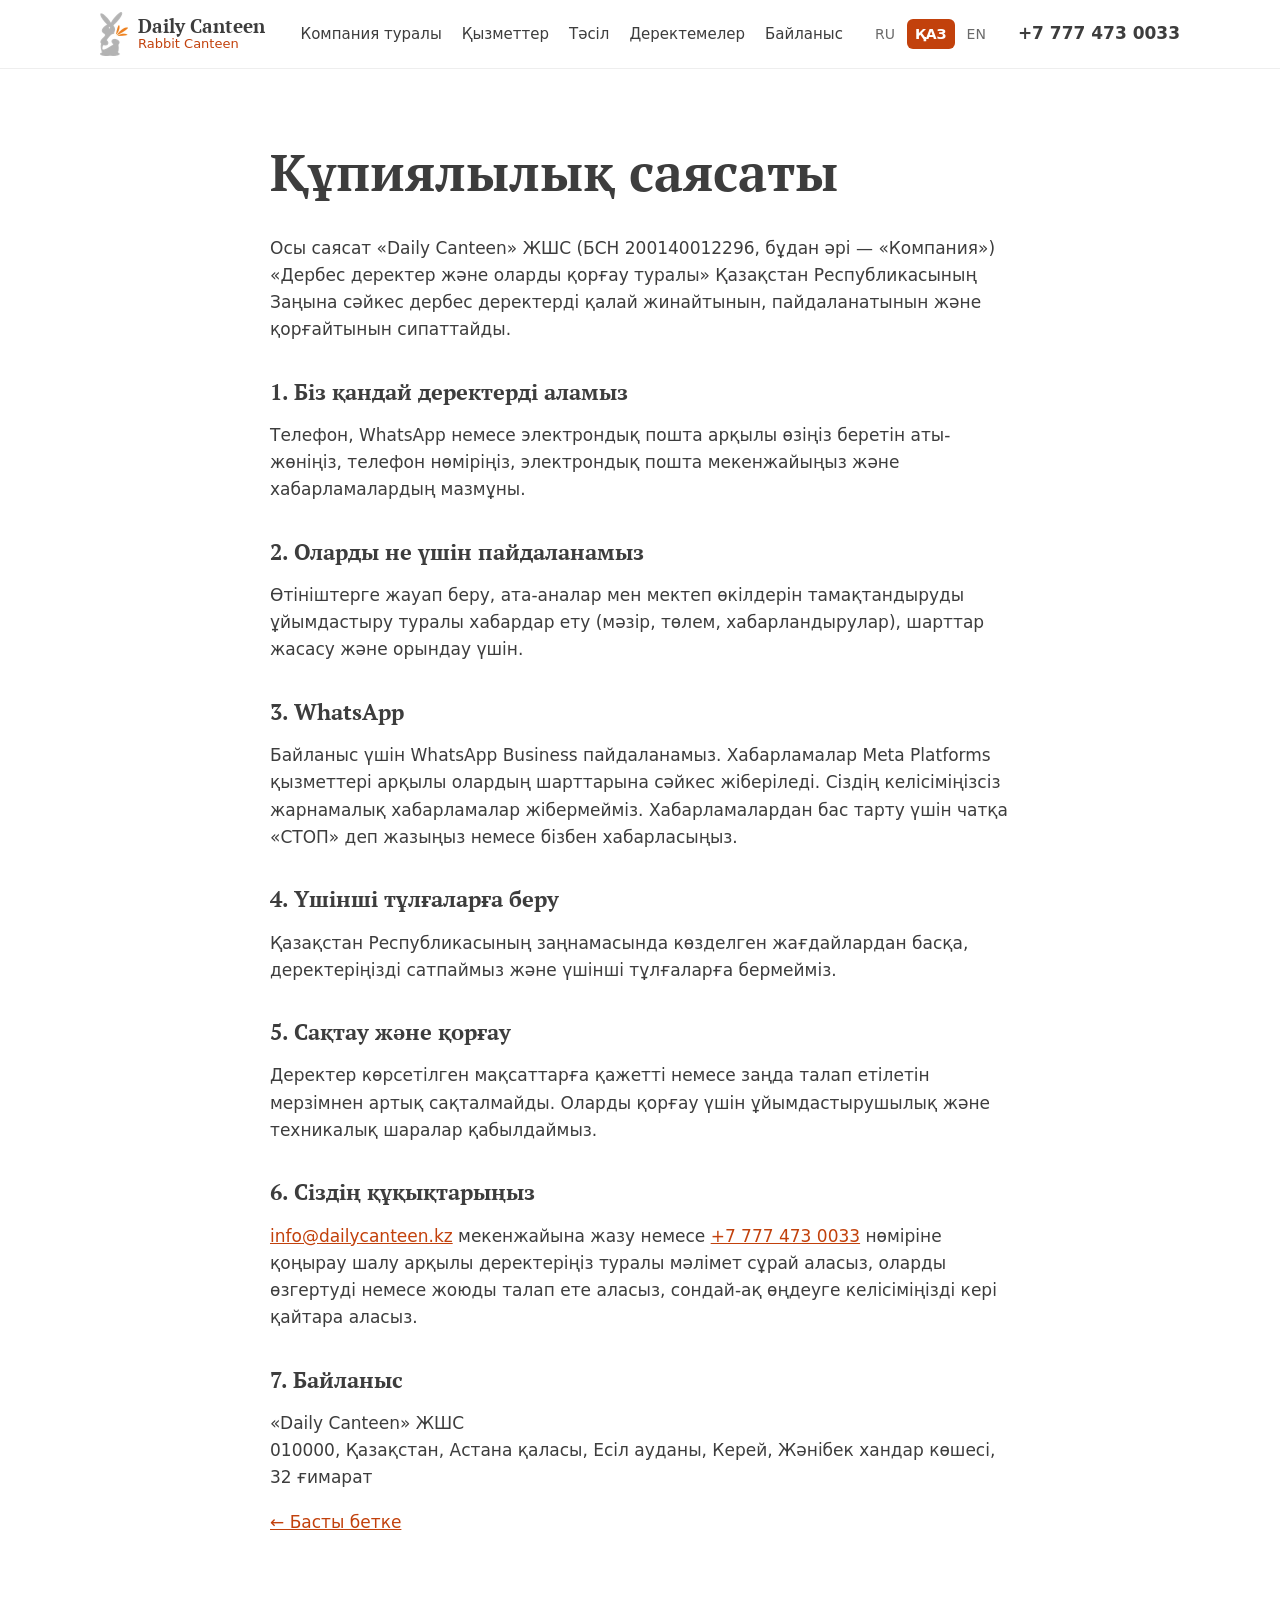
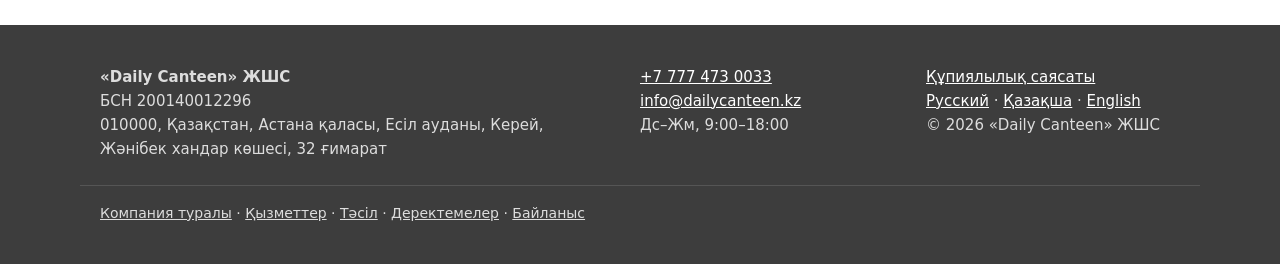
<file: kk/privacy.html>
<!doctype html>
<html lang="kk" prefix="og: https://ogp.me/ns#">
<head>
<meta charset="utf-8">
<meta name="viewport" content="width=device-width, initial-scale=1">
<title>Құпиялылық саясаты — Daily Canteen</title>
<meta name="description" content="«Daily Canteen» ЖШС дербес деректерді өңдеу саясаты">
<meta name="robots" content="index, follow, max-image-preview:large, max-snippet:-1">
<meta name="theme-color" content="#F5862E">
<meta name="format-detection" content="telephone=yes">
<!-- Meta (Facebook) domain verification: вставьте сюда тег из Business Manager, например:
<meta name="facebook-domain-verification" content="XXXXXXXXXXXXXXXX" /> -->
<link rel="alternate" hreflang="ru" href="https://dailycanteen.kz/privacy.html">
<link rel="alternate" hreflang="kk" href="https://dailycanteen.kz/kk/privacy.html">
<link rel="alternate" hreflang="en" href="https://dailycanteen.kz/en/privacy.html">
<link rel="alternate" hreflang="x-default" href="https://dailycanteen.kz/privacy.html">
<link rel="canonical" href="https://dailycanteen.kz/kk/privacy.html">
<meta property="og:type" content="website">
<meta property="og:site_name" content="Daily Canteen · Rabbit Canteen">
<meta property="og:title" content="Құпиялылық саясаты — Daily Canteen">
<meta property="og:description" content="«Daily Canteen» ЖШС дербес деректерді өңдеу саясаты">
<meta property="og:url" content="https://dailycanteen.kz/kk/privacy.html">
<meta property="og:locale" content="kk_KZ">
<meta property="og:locale:alternate" content="ru_RU">
<meta property="og:locale:alternate" content="en_US">
<meta property="og:image" content="https://dailycanteen.kz/assets/og.jpg">
<meta property="og:image:secure_url" content="https://dailycanteen.kz/assets/og.jpg">
<meta property="og:image:type" content="image/jpeg">
<meta property="og:image:width" content="1200">
<meta property="og:image:height" content="630">
<meta property="og:image:alt" content="Rabbit Canteen — Daily Canteen">
<meta name="twitter:card" content="summary_large_image">
<meta name="twitter:title" content="Құпиялылық саясаты — Daily Canteen">
<meta name="twitter:description" content="«Daily Canteen» ЖШС дербес деректерді өңдеу саясаты">
<meta name="twitter:image" content="https://dailycanteen.kz/assets/og.jpg">
<link rel="icon" type="image/png" sizes="64x64" href="../assets/favicon.png">
<link rel="apple-touch-icon" href="../assets/apple-touch-icon.png">
<link rel="sitemap" type="application/xml" href="/sitemap.xml">
<link rel="preload" as="font" type="font/woff2" href="/assets/fonts/ptserif-700-cyrillic.woff2" crossorigin>
<style>@font-face{font-family:'PT Serif';font-style:normal;font-weight:700;font-display:swap;src:url(/assets/fonts/ptserif-700-cyrillic-ext.woff2) format('woff2');unicode-range:U+0460-052F,U+1C80-1C8A,U+20B4,U+2DE0-2DFF,U+A640-A69F,U+FE2E-FE2F}@font-face{font-family:'PT Serif';font-style:normal;font-weight:700;font-display:swap;src:url(/assets/fonts/ptserif-700-cyrillic.woff2) format('woff2');unicode-range:U+0301,U+0400-045F,U+0490-0491,U+04B0-04B1,U+2116}@font-face{font-family:'PT Serif';font-style:normal;font-weight:700;font-display:swap;src:url(/assets/fonts/ptserif-700-latin-ext.woff2) format('woff2');unicode-range:U+0100-02BA,U+02BD-02C5,U+02C7-02CC,U+02CE-02D7,U+02DD-02FF,U+0304,U+0308,U+0329,U+1D00-1DBF,U+1E00-1E9F,U+1EF2-1EFF,U+2020,U+20A0-20AB,U+20AD-20C4,U+2113,U+2C60-2C7F,U+A720-A7FF}@font-face{font-family:'PT Serif';font-style:normal;font-weight:700;font-display:swap;src:url(/assets/fonts/ptserif-700-latin.woff2) format('woff2');unicode-range:U+0000-00FF,U+0131,U+0152-0153,U+02BB-02BC,U+02C6,U+02DA,U+02DC,U+0304,U+0308,U+0329,U+2000-206F,U+20AC,U+2122,U+2191,U+2193,U+2212,U+2215,U+FEFF,U+FFFD}:root{--orange:#F5862E;--orange-d:#E2531C;--grey:#9B9B9B;--ink:#3d3d3d;--muted:#6b6b6b;--bg:#ffffff;--beige:#DDDDD5;--beige-l:#F1F0EB;--wa:#1FA855;--radius:16px}*{box-sizing:border-box}html{scroll-behavior:smooth}body{margin:0;font:17px/1.6 "PT Sans",system-ui,sans-serif;color:var(--ink);background:var(--bg)}img{max-width:100%;height:auto;display:block}a{color:var(--orange-d)}h1,h2,h3{font-family:"PT Serif",Georgia,serif;line-height:1.2;color:var(--ink);margin:0 0 .6em}h1{font-size:clamp(32px,5vw,52px)}h2{font-size:clamp(26px,3.4vw,36px)}h3{font-size:20px}.wrap{max-width:1120px;margin:0 auto;padding:0 20px}.top{position:sticky;top:0;z-index:10;background:rgba(255,255,255,.95);backdrop-filter:blur(6px);border-bottom:1px solid #eee}.top__in{display:flex;align-items:center;gap:24px;height:68px}.brand{display:flex;align-items:center;gap:10px;text-decoration:none;color:var(--ink)}.brand img{height:44px;width:auto}.brand span{display:flex;flex-direction:column;line-height:1.1}.brand b{font-family:"PT Serif",serif;font-size:19px}.brand small{color:var(--orange);font-size:13px}.nav{display:flex;gap:20px;margin-left:auto}.nav a{color:var(--ink);text-decoration:none;font-size:15px}.nav a:hover{color:var(--orange-d)}.top__phone{font-weight:700;color:var(--ink);text-decoration:none;white-space:nowrap}.hero{background:var(--orange);color:#fff}.hero__in{display:grid;grid-template-columns:1.2fr 1fr;gap:40px;align-items:center;padding:64px 20px}.hero h1{color:#fff}.eyebrow{text-transform:uppercase;letter-spacing:.08em;font-size:14px;opacity:.9;margin:0 0 12px}.lead{font-size:19px}.hero__logo{background:#fff;border-radius:24px;padding:32px;text-align:center;box-shadow:0 20px 50px rgba(0,0,0,.15)}.hero__logo img{margin:0 auto;max-height:340px;width:auto}.hero__name{display:block;margin-top:16px;padding-top:14px;border-top:2px solid var(--beige);font-family:"PT Serif",serif;font-weight:700;font-size:24px;letter-spacing:.06em;text-transform:uppercase;color:var(--grey)}.cta{display:flex;flex-wrap:wrap;gap:12px;margin-top:24px}.btn{display:inline-block;padding:13px 22px;border-radius:999px;font-weight:700;text-decoration:none}.btn--wa{background:var(--wa);color:#fff}.btn--ghost{border:2px solid currentColor;color:inherit}.sec .btn--ghost{color:var(--orange-d)}.sec{padding:72px 0}.sec--alt{background:var(--beige-l)}.two{display:grid;grid-template-columns:1fr 1fr;gap:48px;align-items:center}.two>*,.hero__in>*{min-width:0}a[href^="mailto"]{overflow-wrap:anywhere}.two--top{align-items:start;margin-top:32px}.stats{list-style:none;padding:0;margin:28px 0 0;display:flex;gap:32px;flex-wrap:wrap}.stats b{display:block;font-family:"PT Serif",serif;font-size:36px;color:var(--orange-d)}.stats span{color:var(--muted);font-size:15px}.cards{list-style:none;padding:0;margin:0;display:grid;grid-template-columns:repeat(auto-fit,minmax(200px,1fr));gap:20px}.card{background:#fff;border-radius:var(--radius);padding:24px;text-align:center}.card img{height:110px;width:auto;margin:0 auto 16px}.card h3{color:var(--orange-d);font-size:18px}.card p{margin:0;color:var(--muted);font-size:15px}.pills{list-style:none;padding:0;margin:24px 0;display:flex;flex-wrap:wrap;gap:10px}.pills li{background:var(--orange);color:#fff;padding:8px 16px;border-radius:999px;font-size:15px}.pills li:nth-child(even){background:var(--grey)}.note{background:var(--beige-l);border-left:4px solid var(--orange);border-radius:var(--radius);padding:24px}.note p:last-child{margin-bottom:0}.schools{list-style:none;padding:0;margin:0;display:flex;flex-wrap:wrap;gap:16px}.schools li{background:#fff;padding:16px 24px;border-radius:var(--radius);font-family:"PT Serif",serif;font-weight:700}.req{display:grid;grid-template-columns:220px 1fr;margin:0;border-top:1px solid #e5e5e5}.req dt,.req dd{margin:0;padding:14px 0;border-bottom:1px solid #e5e5e5}.req dt{color:var(--muted)}.contact span{display:block;color:var(--muted);font-size:14px}.map{width:100%;height:400px;border:0;border-radius:var(--radius);background:var(--beige)}.doc{max-width:780px}.doc h2{font-size:22px;margin-top:1.6em}.foot{background:#3d3d3d;color:#ddd;padding:40px 0;font-size:15px}.foot a{color:#fff}.foot__in{display:grid;grid-template-columns:2fr 1fr 1fr;gap:32px}@media (max-width:900px){.nav{display:none}.hero__in,.two{grid-template-columns:1fr}.wrap{padding:0 16px}.hero__in{padding:40px 16px 48px}.hero__logo{padding:24px}.hero__logo img{max-height:220px}.stats{gap:24px}.sec{padding:56px 0}.foot__in{grid-template-columns:1fr}.req{grid-template-columns:1fr}.req dt{border-bottom:0;padding-bottom:0}.about__img{max-width:min(420px,100%);margin:0 auto}}@media (max-width:480px){.top__phone{font-size:14px}.brand small{display:none}}.skip{position:absolute;left:-9999px;top:0;z-index:20;background:#fff;padding:8px 12px}.skip:focus{left:8px;top:8px}[id]{scroll-margin-top:84px}.foot__nav{margin-top:24px;padding-top:16px;border-top:1px solid #555;font-size:14px}.foot__nav a{color:#ddd}a:focus-visible,.btn:focus-visible{outline:3px solid #1a73e8;outline-offset:2px}@media (max-width:900px){.top__in{flex-wrap:wrap;height:auto;padding-top:10px;padding-bottom:0;row-gap:6px}.nav{display:flex;order:3;width:100%;margin:0 -16px;padding:8px 16px 10px;overflow-x:auto;gap:18px;white-space:nowrap;border-top:1px solid #eee;scrollbar-width:none}.nav::-webkit-scrollbar{display:none}[id]{scroll-margin-top:120px}}.team{list-style:none;padding:0;margin:0;display:grid;grid-template-columns:repeat(auto-fit,minmax(220px,1fr));gap:20px}.team li{background:#fff;border-radius:var(--radius);padding:24px;border-top:4px solid var(--orange)}.team b{display:block;font-family:"PT Serif",serif;font-size:20px}.team span{display:block;color:var(--orange-d);font-weight:700;margin-top:4px}.team p{margin:10px 0 0;color:var(--muted);font-size:15px}.schools li{background:var(--beige-l)}.lang{display:flex;gap:4px;font-size:14px}.lang a,.lang span{padding:4px 8px;border-radius:6px;text-decoration:none;color:var(--muted)}.lang span{background:var(--orange);color:#fff;font-weight:700}@media (max-width:900px){.top__in{gap:12px}.lang{margin-left:auto}}@media (max-width:480px){.top__phone{display:none}}:root{--orange-d:#C2410C;--wa:#117A42}.brand small{color:var(--orange-d)}.hero,.hero h1{color:#2b1d12}.hero__name{color:#6b6b6b}.pills li{background:var(--orange-d)}.pills li:nth-child(even){background:#5f5f5f}.lang span{background:var(--orange-d)}body{font-family:system-ui,-apple-system,"Segoe UI",Roboto,"Helvetica Neue",Arial,sans-serif}</style>
<script type="application/ld+json">{"@context": "https://schema.org", "@graph": [{"@type": "Organization", "@id": "https://dailycanteen.kz/#organization", "name": "Daily Canteen", "alternateName": "«Daily Canteen» ЖШС", "legalName": "«Daily Canteen» ЖШС", "url": "https://dailycanteen.kz/", "logo": {"@type": "ImageObject", "url": "https://dailycanteen.kz/assets/logo.png", "width": 818, "height": 866}, "image": "https://dailycanteen.kz/assets/og.jpg", "description": "Daily Canteen — Қазақстанның жеке мектептеріндегі тамақтандыру операторы. 2018 жылдан бастап Rabbit Canteen брендімен жұмыс істейміз.", "brand": {"@type": "Brand", "name": "Rabbit Canteen"}, "taxID": "200140012296", "foundingDate": "2020-01-14", "email": "info@dailycanteen.kz", "telephone": "+77774730033", "address": {"@type": "PostalAddress", "streetAddress": "Астана қ., Керей, Жәнібек хандар көшесі, 32, 408 кеңсе", "addressLocality": "Astana", "addressRegion": "Astana", "postalCode": "010000", "addressCountry": "KZ"}, "location": {"@type": "Place", "geo": {"@type": "GeoCoordinates", "latitude": 51.111762, "longitude": 71.439453}, "hasMap": "https://2gis.kz/astana/geo/70000001038872716/71.439453,51.111762"}, "areaServed": {"@type": "Country", "name": "Kazakhstan"}, "knowsAbout": ["School catering", "Child nutrition", "Food service management"], "contactPoint": {"@type": "ContactPoint", "contactType": "customer service", "telephone": "+77774730033", "email": "info@dailycanteen.kz", "availableLanguage": ["ru", "kk", "en"], "hoursAvailable": {"@type": "OpeningHoursSpecification", "dayOfWeek": ["Monday", "Tuesday", "Wednesday", "Thursday", "Friday"], "opens": "09:00", "closes": "18:00"}}}, {"@type": "WebSite", "@id": "https://dailycanteen.kz/#website", "url": "https://dailycanteen.kz/", "name": "Daily Canteen", "inLanguage": ["ru", "kk", "en"], "publisher": {"@id": "https://dailycanteen.kz/#organization"}}, {"@type": "WebPage", "@id": "https://dailycanteen.kz/kk/privacy.html#webpage", "url": "https://dailycanteen.kz/kk/privacy.html", "name": "Құпиялылық саясаты — Daily Canteen", "description": "«Daily Canteen» ЖШС дербес деректерді өңдеу саясаты", "inLanguage": "kk", "isPartOf": {"@id": "https://dailycanteen.kz/#website"}, "about": {"@id": "https://dailycanteen.kz/#organization"}, "primaryImageOfPage": "https://dailycanteen.kz/assets/og.jpg", "breadcrumb": {"@type": "BreadcrumbList", "itemListElement": [{"@type": "ListItem", "position": 1, "name": "Daily Canteen", "item": "https://dailycanteen.kz/kk/"}, {"@type": "ListItem", "position": 2, "name": "Құпиялылық саясаты", "item": "https://dailycanteen.kz/kk/privacy.html"}]}}]}</script>
</head>
<body>
<a class="skip" href="#main">Мазмұнға өту</a>
<header class="top">
  <div class="wrap top__in">
    <a class="brand" href="./" aria-label="Daily Canteen">
      <img src="../assets/mark.webp" alt="" width="28" height="44">
      <span><b>Daily Canteen</b><small>Rabbit Canteen</small></span>
    </a>
    <nav class="nav" aria-label="Сайт бөлімдері"><a href="./#about">Компания туралы</a><a href="./#services">Қызметтер</a><a href="./#approach">Тәсіл</a><a href="./#requisites">Деректемелер</a><a href="./#contacts">Байланыс</a></nav>
    <div class="lang"><a href="../privacy.html" hreflang="ru" lang="ru">RU</a><span aria-current="true">ҚАЗ</span><a href="../en/privacy.html" hreflang="en" lang="en">EN</a></div>
    <a class="top__phone" href="tel:+77774730033">+7 777 473 0033</a>
  </div>
</header>
<main id="main" class="sec">
  <div class="wrap doc">
    <h1>Құпиялылық саясаты</h1>
    <p>Осы саясат «Daily Canteen» ЖШС (БСН 200140012296, бұдан әрі — «Компания») «Дербес деректер және оларды қорғау туралы» Қазақстан Республикасының Заңына сәйкес дербес деректерді қалай жинайтынын, пайдаланатынын және қорғайтынын сипаттайды.</p>
<h2>1. Біз қандай деректерді аламыз</h2>
<p>Телефон, WhatsApp немесе электрондық пошта арқылы өзіңіз беретін аты-жөніңіз, телефон нөміріңіз, электрондық пошта мекенжайыңыз және хабарламалардың мазмұны.</p>
<h2>2. Оларды не үшін пайдаланамыз</h2>
<p>Өтініштерге жауап беру, ата-аналар мен мектеп өкілдерін тамақтандыруды ұйымдастыру туралы хабардар ету (мәзір, төлем, хабарландырулар), шарттар жасасу және орындау үшін.</p>
<h2>3. WhatsApp</h2>
<p>Байланыс үшін WhatsApp Business пайдаланамыз. Хабарламалар Meta Platforms қызметтері арқылы олардың шарттарына сәйкес жіберіледі. Сіздің келісіміңізсіз жарнамалық хабарламалар жібермейміз. Хабарламалардан бас тарту үшін чатқа «СТОП» деп жазыңыз немесе бізбен хабарласыңыз.</p>
<h2>4. Үшінші тұлғаларға беру</h2>
<p>Қазақстан Республикасының заңнамасында көзделген жағдайлардан басқа, деректеріңізді сатпаймыз және үшінші тұлғаларға бермейміз.</p>
<h2>5. Сақтау және қорғау</h2>
<p>Деректер көрсетілген мақсаттарға қажетті немесе заңда талап етілетін мерзімнен артық сақталмайды. Оларды қорғау үшін ұйымдастырушылық және техникалық шаралар қабылдаймыз.</p>
<h2>6. Сіздің құқықтарыңыз</h2>
<p><a href="mailto:info@dailycanteen.kz">info@dailycanteen.kz</a> мекенжайына жазу немесе <a href="tel:+77774730033">+7 777 473 0033</a> нөміріне қоңырау шалу арқылы деректеріңіз туралы мәлімет сұрай аласыз, оларды өзгертуді немесе жоюды талап ете аласыз, сондай-ақ өңдеуге келісіміңізді кері қайтара аласыз.</p>
    <h2>7. Байланыс</h2>
    <p>«Daily Canteen» ЖШС<br>010000, Қазақстан, Астана қаласы, Есіл ауданы, Керей, Жәнібек хандар көшесі, 32 ғимарат</p>
    <p><a href="./">← Басты бетке</a></p>
  </div>
</main>
<footer class="foot">
  <div class="wrap foot__in">
    <div>
      <b>«Daily Canteen» ЖШС</b><br>
      БСН 200140012296<br>
      010000, Қазақстан, Астана қаласы, Есіл ауданы, Керей, Жәнібек хандар көшесі, 32 ғимарат
    </div>
    <div>
      <a href="tel:+77774730033">+7 777 473 0033</a><br>
      <a href="mailto:info@dailycanteen.kz">info@dailycanteen.kz</a><br>
      Дс–Жм, 9:00–18:00
    </div>
    <div>
      <a href="privacy.html">Құпиялылық саясаты</a><br>
      <a href="../" hreflang="ru" lang="ru">Русский</a> · <a href="../kk/" hreflang="kk" lang="kk">Қазақша</a> · <a href="../en/" hreflang="en" lang="en">English</a><br>
      © <span id="y">2026</span> «Daily Canteen» ЖШС
    </div>
  </div>
  <div class="wrap foot__nav"><a href="./#about">Компания туралы</a> · <a href="./#services">Қызметтер</a> · <a href="./#approach">Тәсіл</a> · <a href="./#requisites">Деректемелер</a> · <a href="./#contacts">Байланыс</a></div>
</footer>
<script>document.getElementById('y').textContent=new Date().getFullYear()</script>
</body>
</html>
</file>
